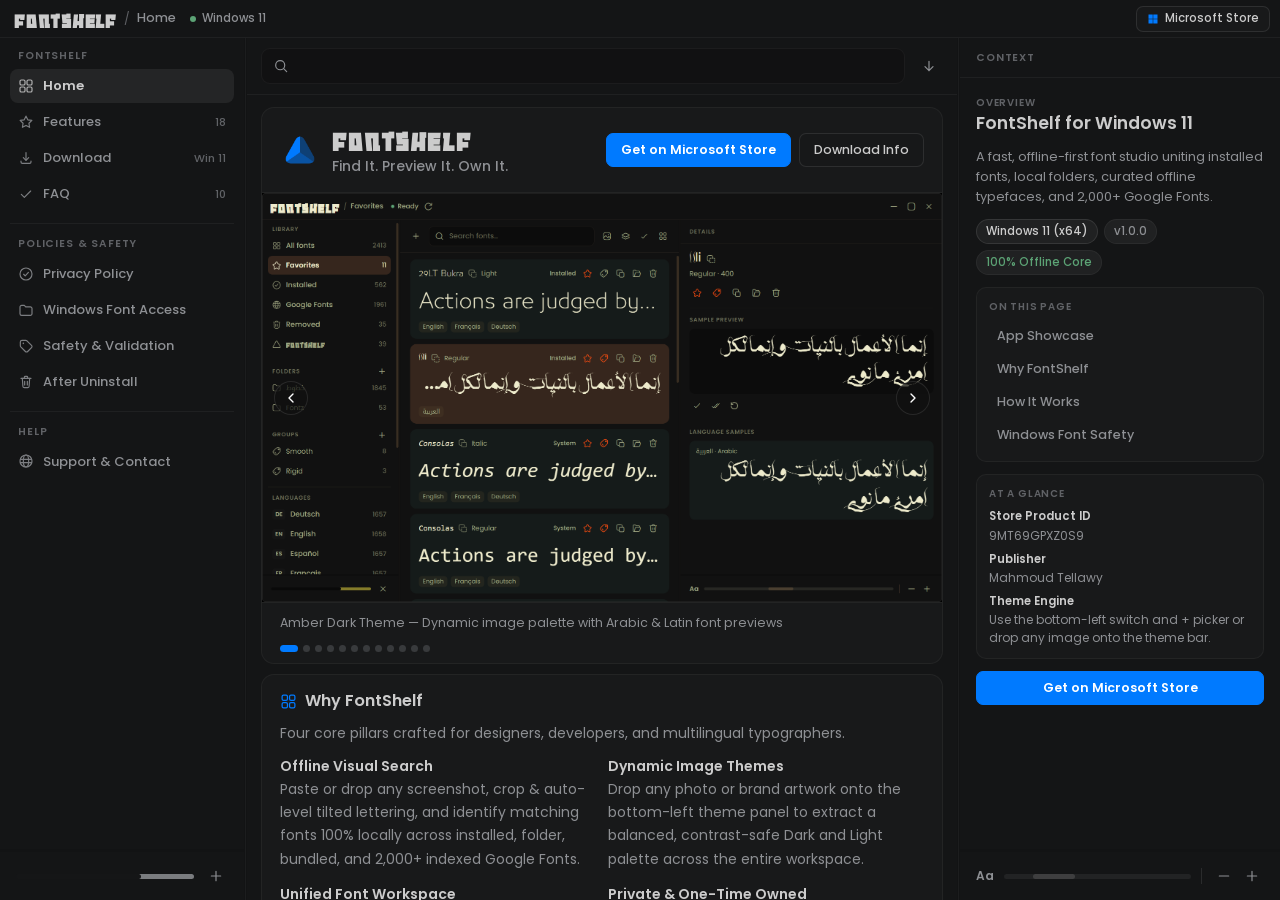
<file: index.html>
<!doctype html>
<html lang="en" dir="ltr">
<head>
  <meta charset="UTF-8">
  <meta name="viewport" content="width=device-width, initial-scale=1.0">
  <meta name="color-scheme" content="dark">
  <meta name="description" content="FontShelf — The fast, offline-first font studio for Windows 11. Browse local, folder, and 2,000+ Google Fonts, identify fonts from any image offline, and generate custom themes from any photo.">
  <title>FontShelf — Find It. Preview It. Own It.</title>
  <link rel="icon" type="image/png" href="assets/FontShelfLogo.png">
  <link rel="stylesheet" href="./site.css">
  <script type="module" src="./site.js"></script>
</head>
<body data-initial-page="home">
  <main class="app-shell" id="app-shell">
    <header class="topbar">
      <div class="brand-block">
        <button class="icon-btn-bare mobile-nav-trigger" id="mobile-sidebar-toggle" type="button" aria-label="Navigation">
          <i class="hgi-stroke hgi-sidebar-left svg-icon" aria-hidden="true"></i>
        </button>

        <div class="brand-copy">
          <a class="brand-name" id="brand-name-link" href="index.html">FontShelf</a>
          <span class="brand-sep">/</span>
          <strong class="breadcrumb-current" id="breadcrumb-current">Home</strong>
        </div>

        <div class="status-cluster">
          <div class="scan-status" aria-live="polite">
            <span class="status-dot"></span>
            <span>Windows 11</span>
          </div>
          <span class="topbar-notification" id="topbar-notification" role="status" aria-live="polite"></span>
        </div>
      </div>

      <div class="top-actions">
        <a class="topbar-store-link" href="https://apps.microsoft.com/detail/9MT69GPXZ0S9" target="_blank" rel="noopener" data-hint="Open FontShelf on Microsoft Store">
          <svg viewBox="0 0 24 24" fill="currentColor" aria-hidden="true"><path d="M3 3h8.5v8.5H3V3zm9.5 0H21v8.5h-8.5V3zM3 12.5h8.5V21H3v-8.5zm9.5 0H21V21h-8.5v-8.5z"/></svg>
          <span>Microsoft Store</span>
        </a>
        <button class="icon-btn-bare mobile-inspector-trigger" id="mobile-inspector-toggle" type="button" aria-label="Context">
          <i class="hgi-stroke hgi-sidebar-right svg-icon" aria-hidden="true"></i>
        </button>
      </div>
    </header>

    <div class="workspace" id="workspace">
      <div class="drawer-backdrop" id="drawer-backdrop" hidden></div>

      <div class="sidebar-column" id="sidebar-panel">
        <aside class="sidebar panel" aria-label="Site navigation">
          <div class="sidebar-scroll">
            <div class="sidebar-scroll-inner">
              <div class="sidebar-section">
                <div class="section-heading">
                  <span class="section-eyebrow">FontShelf</span>
                  <button class="icon-btn-bare drawer-close-btn" id="sidebar-close" type="button" aria-label="Close">
                    <i class="hgi-stroke hgi-cancel-01 svg-icon-sm" aria-hidden="true"></i>
                  </button>
                </div>
                <a class="nav-item active" href="index.html" data-nav-page="home" aria-current="page">
                  <i class="hgi-stroke hgi-dashboard-square-01 nav-svg" aria-hidden="true"></i>
                  <span class="nav-label">Home</span>
                </a>
                <a class="nav-item" href="index.html#features" data-nav-page="features">
                  <i class="hgi-stroke hgi-star nav-svg" aria-hidden="true"></i>
                  <span class="nav-label">Features</span>
                  <span class="nav-count">18</span>
                </a>
                <a class="nav-item" href="download.html" data-nav-page="download">
                  <i class="hgi-stroke hgi-download-04 nav-svg" aria-hidden="true"></i>
                  <span class="nav-label">Download</span>
                  <span class="nav-count">Win 11</span>
                </a>
                <a class="nav-item" href="index.html#faq" data-nav-page="faq">
                  <i class="hgi-stroke hgi-tick-02 nav-svg" aria-hidden="true"></i>
                  <span class="nav-label">FAQ</span>
                  <span class="nav-count">10</span>
                </a>
              </div>

              <div class="sidebar-section">
                <div class="section-heading">
                  <span class="section-eyebrow">Policies &amp; Safety</span>
                </div>
                <a class="nav-item" href="privacy.html" data-nav-page="privacy">
                  <i class="hgi-stroke hgi-checkmark-circle-02 nav-svg" aria-hidden="true"></i>
                  <span class="nav-label">Privacy Policy</span>
                </a>
                <a class="nav-item" href="support.html#font-access" data-nav-page="font-access">
                  <i class="hgi-stroke hgi-folder-01 nav-svg" aria-hidden="true"></i>
                  <span class="nav-label">Windows Font Access</span>
                </a>
                <a class="nav-item" href="support.html#safety" data-nav-page="safety">
                  <i class="hgi-stroke hgi-tag-01 nav-svg" aria-hidden="true"></i>
                  <span class="nav-label">Safety &amp; Validation</span>
                </a>
                <a class="nav-item" href="support.html#uninstall" data-nav-page="uninstall">
                  <i class="hgi-stroke hgi-delete-02 nav-svg" aria-hidden="true"></i>
                  <span class="nav-label">After Uninstall</span>
                </a>
              </div>

              <div class="sidebar-section">
                <div class="section-heading">
                  <span class="section-eyebrow">Help</span>
                </div>
                <a class="nav-item" href="support.html" data-nav-page="support">
                  <i class="hgi-stroke hgi-globe-02 nav-svg" aria-hidden="true"></i>
                  <span class="nav-label">Support &amp; Contact</span>
                </a>
              </div>
            </div>
          </div>
        </aside>

        <section class="theme-panel panel" id="theme-panel" aria-label="Theme settings">
          <input type="file" id="theme-image-input" accept="image/*" hidden>
          <div class="theme-control">
            <div class="bg-switch theme-switch" id="theme-switch" role="switch" aria-checked="false" aria-label="Toggle Dark or Light theme" tabindex="0" data-hint="Toggle Dark / Light theme">
              <div class="bg-switch-rail" aria-hidden="true">
                <span class="bg-switch-track-seg is-left"></span>
                <span class="bg-switch-track-seg is-right"></span>
              </div>
              <div class="bg-switch-thumb"></div>
            </div>
            <button class="icon-btn-bare theme-palette-btn" id="theme-palette-button" type="button" aria-label="Create palette from image" data-hint="Create palette from image">
              <i class="hgi-stroke hgi-add-01 svg-icon-sm" id="theme-palette-icon" aria-hidden="true"></i>
            </button>
          </div>
        </section>
      </div>

      <div class="panel-resizer" id="resizer-left" role="separator" aria-orientation="vertical"></div>

      <section class="library-panel panel" id="library-panel">
        <div class="library-bar">
          <div class="search-box" role="search">
            <i class="hgi-stroke hgi-search-01 search-icon" aria-hidden="true"></i>
            <input id="site-search" type="search" autocomplete="off" spellcheck="false" aria-label="Search">
            <button class="icon-btn-bare search-clear-btn" id="search-clear-button" type="button" aria-label="Clear search" data-hint="Clear search" hidden>
              <svg class="svg-icon-sm" viewBox="0 0 24 24" fill="none" stroke="currentColor" stroke-width="2" stroke-linecap="round" aria-hidden="true"><path d="M18 6L6 18M6 6l12 12"/></svg>
            </button>
          </div>

          <button id="scroll-jump-button" class="view-button icon-btn-bare" type="button" aria-label="Scroll to bottom" data-scroll-dir="bottom" hidden>
            <svg class="svg-icon" viewBox="0 0 24 24" fill="none" stroke="currentColor" stroke-width="1.8" stroke-linecap="round" stroke-linejoin="round" aria-hidden="true">
              <path id="scroll-jump-icon-path" d="M12 5v14M18 13l-6 6-6-6"/>
            </svg>
          </button>
        </div>

        <div class="content-scroll" id="content-scroll">
          <div class="content-stack" id="page-content">
            <article class="web-card">
              <h1 class="web-card-title">FontShelf — Find It. Preview It. Own It.</h1>
              <p>FontShelf is a fast, offline-first font studio for Windows 11. Browse installed fonts, unlimited local folders, 39 offline bundled fonts, and 2,000+ Google Fonts—with offline visual font identification and dynamic image-extracted themes.</p>
              <div class="hero-actions">
                <a class="btn btn-primary" href="https://apps.microsoft.com/detail/9MT69GPXZ0S9" target="_blank" rel="noopener">Get on Microsoft Store</a>
                <a class="btn" href="download.html">Download</a>
                <a class="btn" href="privacy.html">Privacy Policy</a>
                <a class="btn" href="support.html">Support</a>
              </div>
            </article>
          </div>
        </div>
      </section>

      <div class="panel-resizer" id="resizer-right" role="separator" aria-orientation="vertical"></div>

      <aside class="inspector-column" id="inspector-panel">
        <section class="inspector panel" aria-label="Page context">
          <div class="inspector-topline">
            <span class="section-eyebrow">CONTEXT</span>
            <button class="icon-btn-bare inspector-close" id="inspector-close" type="button" aria-label="Close">
              <i class="hgi-stroke hgi-cancel-01 svg-icon-sm" aria-hidden="true"></i>
            </button>
          </div>
          <div class="inspector-content">
            <div class="inspector-content-inner" id="context-inner">
              <div>
                <span class="ctx-block-label">OVERVIEW</span>
                <h2 class="ctx-title">FontShelf for Windows 11</h2>
              </div>
              <p class="ctx-lead">Offline-first native font studio. Store ID: 9MT69GPXZ0S9. Publisher: Mahmoud Tellawy (MTellawy@Gmail.com).</p>
            </div>
          </div>
        </section>

        <section class="size-slider-panel panel" id="size-slider-panel" aria-label="Text size and zoom">
          <label class="size-control" for="size-slider" data-hint="Adjust text size">
            <span class="size-glyph">Aa</span>
            <input id="size-slider" class="size-slider" type="range" min="12" max="22" step="0.5" value="14" aria-label="Text size">
          </label>
          <span class="size-panel-sep" aria-hidden="true"></span>
          <div class="window-zoom-controls" aria-label="Interface zoom">
            <button class="icon-btn-bare zoom-btn" id="zoom-out-button" type="button" aria-label="Zoom out" data-hint="Zoom out">
              <i class="hgi-stroke hgi-minus-sign svg-icon-sm" aria-hidden="true"></i>
            </button>
            <button class="icon-btn-bare zoom-btn" id="zoom-in-button" type="button" aria-label="Zoom in" data-hint="Zoom in">
              <i class="hgi-stroke hgi-add-01 svg-icon-sm" aria-hidden="true"></i>
            </button>
          </div>
        </section>
      </aside>
    </div>
  </main>
</body>
</html>
</file>
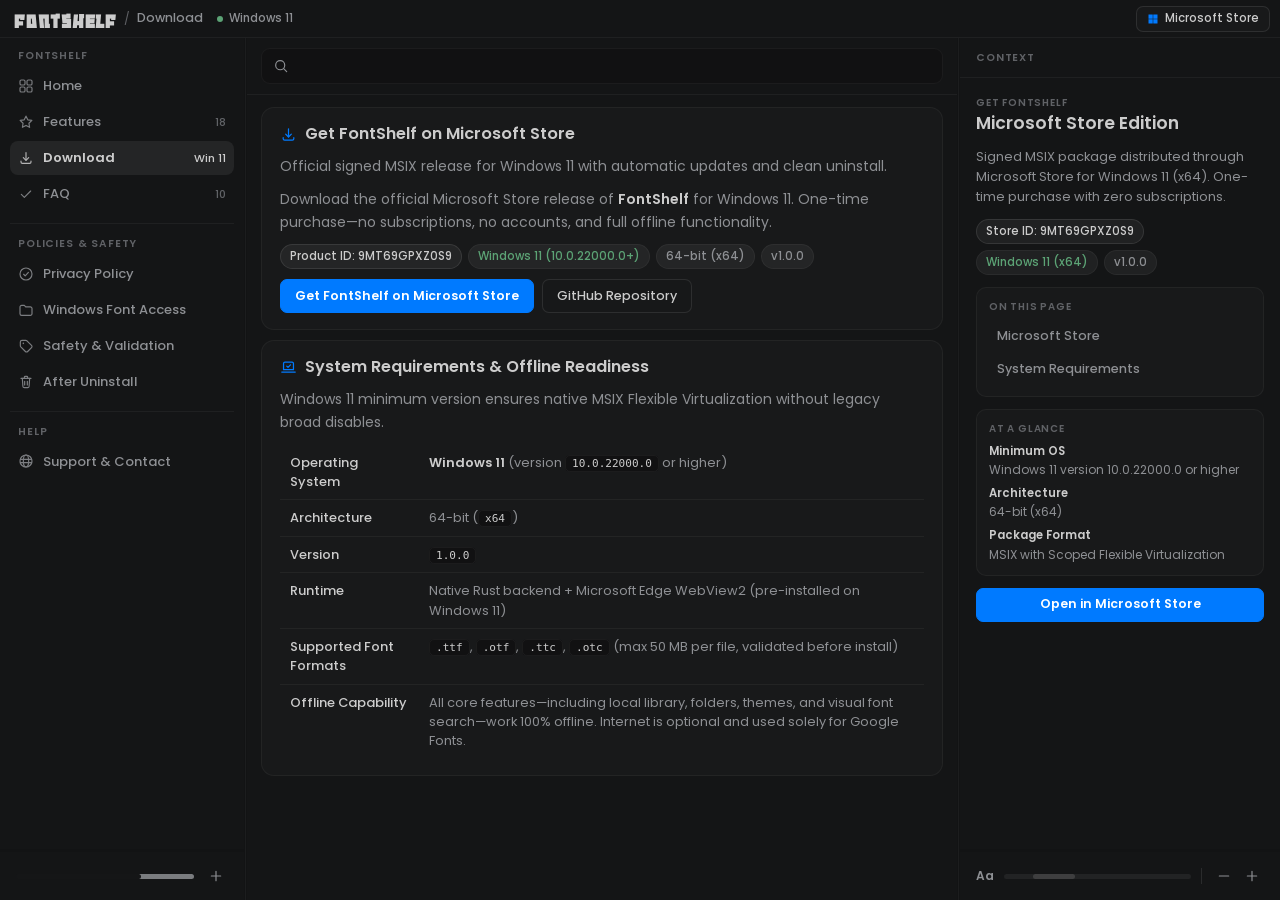
<file: download.html>
<!doctype html>
<html lang="en" dir="ltr">
<head>
  <meta charset="UTF-8">
  <meta name="viewport" content="width=device-width, initial-scale=1.0">
  <meta name="color-scheme" content="dark">
  <meta name="description" content="Download FontShelf v1.0.0 for Windows 11 (x64) on the Microsoft Store (Product ID: 9MT69GPXZ0S9). One-time purchase, offline-first, zero tracking.">
  <title>FontShelf — Download for Windows 11</title>
  <link rel="icon" type="image/png" href="assets/FontShelfLogo.png">
  <link rel="stylesheet" href="./site.css">
  <script type="module" src="./site.js"></script>
</head>
<body data-initial-page="download">
  <main class="app-shell" id="app-shell">
    <header class="topbar">
      <div class="brand-block">
        <button class="icon-btn-bare mobile-nav-trigger" id="mobile-sidebar-toggle" type="button" aria-label="Navigation">
          <i class="hgi-stroke hgi-sidebar-left svg-icon" aria-hidden="true"></i>
        </button>

        <div class="brand-copy">
          <a class="brand-name" id="brand-name-link" href="index.html">FontShelf</a>
          <span class="brand-sep">/</span>
          <strong class="breadcrumb-current" id="breadcrumb-current">Download</strong>
        </div>

        <div class="status-cluster">
          <div class="scan-status" aria-live="polite">
            <span class="status-dot"></span>
            <span>Windows 11</span>
          </div>
          <span class="topbar-notification" id="topbar-notification" role="status" aria-live="polite"></span>
        </div>
      </div>

      <div class="top-actions">
        <a class="topbar-store-link" href="https://apps.microsoft.com/detail/9MT69GPXZ0S9" target="_blank" rel="noopener" data-hint="Open FontShelf on Microsoft Store">
          <svg viewBox="0 0 24 24" fill="currentColor" aria-hidden="true"><path d="M3 3h8.5v8.5H3V3zm9.5 0H21v8.5h-8.5V3zM3 12.5h8.5V21H3v-8.5zm9.5 0H21V21h-8.5v-8.5z"/></svg>
          <span>Microsoft Store</span>
        </a>
        <button class="icon-btn-bare mobile-inspector-trigger" id="mobile-inspector-toggle" type="button" aria-label="Context">
          <i class="hgi-stroke hgi-sidebar-right svg-icon" aria-hidden="true"></i>
        </button>
      </div>
    </header>

    <div class="workspace" id="workspace">
      <div class="drawer-backdrop" id="drawer-backdrop" hidden></div>

      <div class="sidebar-column" id="sidebar-panel">
        <aside class="sidebar panel" aria-label="Site navigation">
          <div class="sidebar-scroll">
            <div class="sidebar-scroll-inner">
              <div class="sidebar-section">
                <div class="section-heading">
                  <span class="section-eyebrow">FontShelf</span>
                  <button class="icon-btn-bare drawer-close-btn" id="sidebar-close" type="button" aria-label="Close">
                    <i class="hgi-stroke hgi-cancel-01 svg-icon-sm" aria-hidden="true"></i>
                  </button>
                </div>
                <a class="nav-item" href="index.html" data-nav-page="home">
                  <i class="hgi-stroke hgi-dashboard-square-01 nav-svg" aria-hidden="true"></i>
                  <span class="nav-label">Home</span>
                </a>
                <a class="nav-item" href="index.html#features" data-nav-page="features">
                  <i class="hgi-stroke hgi-star nav-svg" aria-hidden="true"></i>
                  <span class="nav-label">Features</span>
                  <span class="nav-count">18</span>
                </a>
                <a class="nav-item active" href="download.html" data-nav-page="download" aria-current="page">
                  <i class="hgi-stroke hgi-download-04 nav-svg" aria-hidden="true"></i>
                  <span class="nav-label">Download</span>
                  <span class="nav-count">Win 11</span>
                </a>
                <a class="nav-item" href="index.html#faq" data-nav-page="faq">
                  <i class="hgi-stroke hgi-tick-02 nav-svg" aria-hidden="true"></i>
                  <span class="nav-label">FAQ</span>
                  <span class="nav-count">10</span>
                </a>
              </div>

              <div class="sidebar-section">
                <div class="section-heading">
                  <span class="section-eyebrow">Policies &amp; Safety</span>
                </div>
                <a class="nav-item" href="privacy.html" data-nav-page="privacy">
                  <i class="hgi-stroke hgi-checkmark-circle-02 nav-svg" aria-hidden="true"></i>
                  <span class="nav-label">Privacy Policy</span>
                </a>
                <a class="nav-item" href="support.html#font-access" data-nav-page="font-access">
                  <i class="hgi-stroke hgi-folder-01 nav-svg" aria-hidden="true"></i>
                  <span class="nav-label">Windows Font Access</span>
                </a>
                <a class="nav-item" href="support.html#safety" data-nav-page="safety">
                  <i class="hgi-stroke hgi-tag-01 nav-svg" aria-hidden="true"></i>
                  <span class="nav-label">Safety &amp; Validation</span>
                </a>
                <a class="nav-item" href="support.html#uninstall" data-nav-page="uninstall">
                  <i class="hgi-stroke hgi-delete-02 nav-svg" aria-hidden="true"></i>
                  <span class="nav-label">After Uninstall</span>
                </a>
              </div>

              <div class="sidebar-section">
                <div class="section-heading">
                  <span class="section-eyebrow">Help</span>
                </div>
                <a class="nav-item" href="support.html" data-nav-page="support">
                  <i class="hgi-stroke hgi-globe-02 nav-svg" aria-hidden="true"></i>
                  <span class="nav-label">Support &amp; Contact</span>
                </a>
              </div>
            </div>
          </div>
        </aside>

        <section class="theme-panel panel" id="theme-panel" aria-label="Theme settings">
          <input type="file" id="theme-image-input" accept="image/*" hidden>
          <div class="theme-control">
            <div class="bg-switch theme-switch" id="theme-switch" role="switch" aria-checked="false" aria-label="Toggle Dark or Light theme" tabindex="0" data-hint="Toggle Dark / Light theme">
              <div class="bg-switch-rail" aria-hidden="true">
                <span class="bg-switch-track-seg is-left"></span>
                <span class="bg-switch-track-seg is-right"></span>
              </div>
              <div class="bg-switch-thumb"></div>
            </div>
            <button class="icon-btn-bare theme-palette-btn" id="theme-palette-button" type="button" aria-label="Create palette from image" data-hint="Create palette from image">
              <i class="hgi-stroke hgi-add-01 svg-icon-sm" id="theme-palette-icon" aria-hidden="true"></i>
            </button>
          </div>
        </section>
      </div>

      <div class="panel-resizer" id="resizer-left" role="separator" aria-orientation="vertical"></div>

      <section class="library-panel panel" id="library-panel">
        <div class="library-bar">
          <div class="search-box" role="search">
            <i class="hgi-stroke hgi-search-01 search-icon" aria-hidden="true"></i>
            <input id="site-search" type="search" autocomplete="off" spellcheck="false" aria-label="Search">
            <button class="icon-btn-bare search-clear-btn" id="search-clear-button" type="button" aria-label="Clear search" data-hint="Clear search" hidden>
              <svg class="svg-icon-sm" viewBox="0 0 24 24" fill="none" stroke="currentColor" stroke-width="2" stroke-linecap="round" aria-hidden="true"><path d="M18 6L6 18M6 6l12 12"/></svg>
            </button>
          </div>

          <button id="scroll-jump-button" class="view-button icon-btn-bare" type="button" aria-label="Scroll to bottom" data-scroll-dir="bottom" hidden>
            <svg class="svg-icon" viewBox="0 0 24 24" fill="none" stroke="currentColor" stroke-width="1.8" stroke-linecap="round" stroke-linejoin="round" aria-hidden="true">
              <path id="scroll-jump-icon-path" d="M12 5v14M18 13l-6 6-6-6"/>
            </svg>
          </button>
        </div>

        <div class="content-scroll" id="content-scroll">
          <div class="content-stack" id="page-content">
            <article class="web-card">
              <h1 class="web-card-title">Get FontShelf on Microsoft Store</h1>
              <p>Download the official signed MSIX release of FontShelf v1.0.0 for Windows 11 (version 10.0.22000.0 or higher, 64-bit x64). Product ID: <code>9MT69GPXZ0S9</code>. One-time purchase with zero subscriptions and 100% offline core functionality.</p>
              <div class="hero-actions">
                <a class="btn btn-primary" href="https://apps.microsoft.com/detail/9MT69GPXZ0S9" target="_blank" rel="noopener">Get FontShelf on Microsoft Store</a>
                <a class="btn" href="https://github.com/Tellawy/FontShelf" target="_blank" rel="noopener">GitHub Repository</a>
              </div>
            </article>
            <article class="web-card">
              <h2 class="web-card-title">System Requirements</h2>
              <ul class="web-list">
                <li><strong>Operating System:</strong> Windows 11 (version <code>10.0.22000.0</code> or higher)</li>
                <li><strong>Architecture:</strong> 64-bit (<code>x64</code>)</li>
                <li><strong>Version:</strong> <code>1.0.0</code></li>
                <li><strong>Supported Font Formats:</strong> <code>.ttf</code>, <code>.otf</code>, <code>.ttc</code>, <code>.otc</code></li>
              </ul>
            </article>
          </div>
        </div>
      </section>

      <div class="panel-resizer" id="resizer-right" role="separator" aria-orientation="vertical"></div>

      <aside class="inspector-column" id="inspector-panel">
        <section class="inspector panel" aria-label="Page context">
          <div class="inspector-topline">
            <span class="section-eyebrow">CONTEXT</span>
            <button class="icon-btn-bare inspector-close" id="inspector-close" type="button" aria-label="Close">
              <i class="hgi-stroke hgi-cancel-01 svg-icon-sm" aria-hidden="true"></i>
            </button>
          </div>
          <div class="inspector-content">
            <div class="inspector-content-inner" id="context-inner">
              <div>
                <span class="ctx-block-label">GET FONTSHELF</span>
                <h2 class="ctx-title">Microsoft Store Edition</h2>
              </div>
              <p class="ctx-lead">Windows 11 (10.0.22000.0+) x64 · Product ID 9MT69GPXZ0S9 · Version 1.0.0.</p>
            </div>
          </div>
        </section>

        <section class="size-slider-panel panel" id="size-slider-panel" aria-label="Text size and zoom">
          <label class="size-control" for="size-slider" data-hint="Adjust text size">
            <span class="size-glyph">Aa</span>
            <input id="size-slider" class="size-slider" type="range" min="12" max="22" step="0.5" value="14" aria-label="Text size">
          </label>
          <span class="size-panel-sep" aria-hidden="true"></span>
          <div class="window-zoom-controls" aria-label="Interface zoom">
            <button class="icon-btn-bare zoom-btn" id="zoom-out-button" type="button" aria-label="Zoom out" data-hint="Zoom out">
              <i class="hgi-stroke hgi-minus-sign svg-icon-sm" aria-hidden="true"></i>
            </button>
            <button class="icon-btn-bare zoom-btn" id="zoom-in-button" type="button" aria-label="Zoom in" data-hint="Zoom in">
              <i class="hgi-stroke hgi-add-01 svg-icon-sm" aria-hidden="true"></i>
            </button>
          </div>
        </section>
      </aside>
    </div>
  </main>
</body>
</html>
</file>
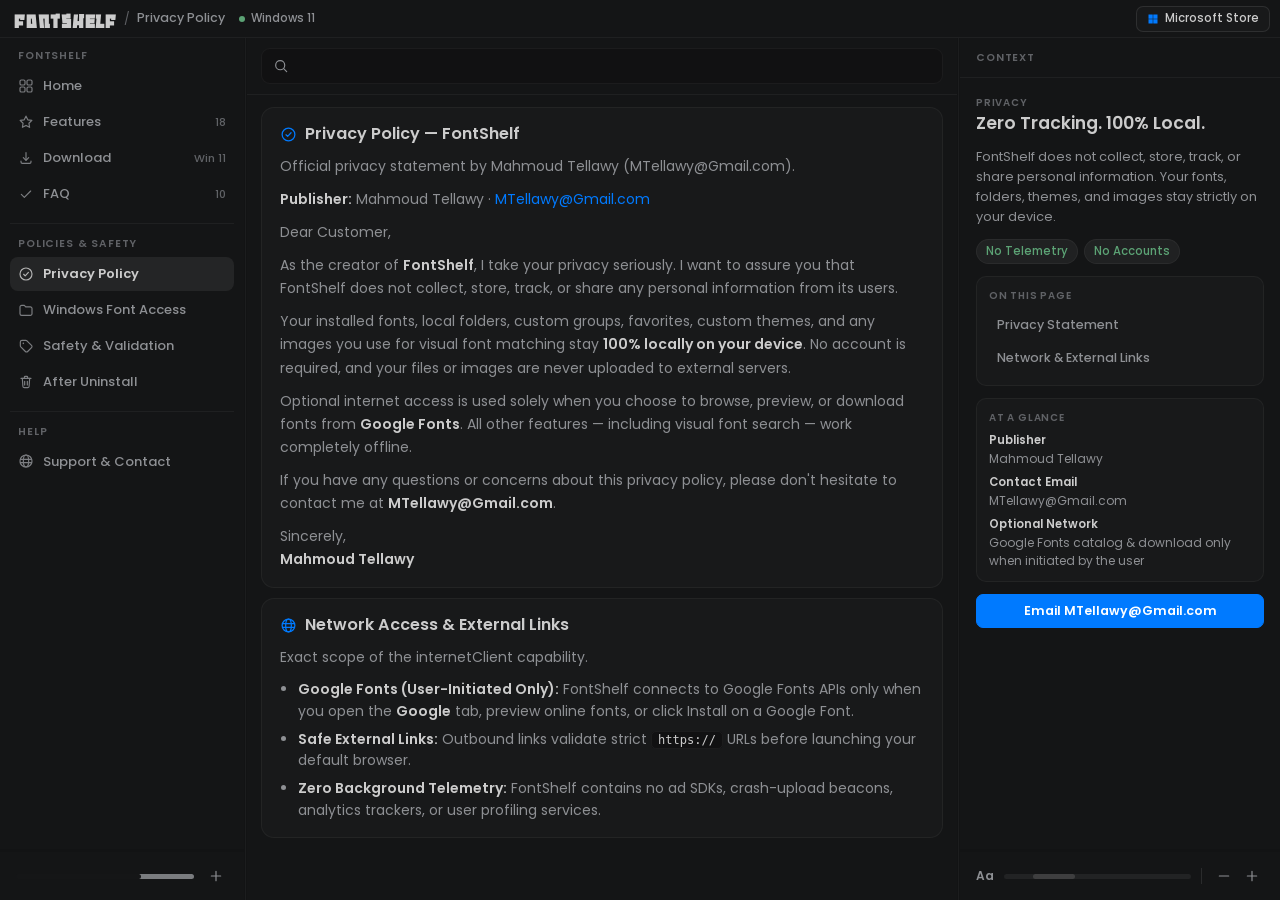
<file: privacy.html>
<!doctype html>
<html lang="en" dir="ltr">
<head>
  <meta charset="UTF-8">
  <meta name="viewport" content="width=device-width, initial-scale=1.0">
  <meta name="color-scheme" content="dark">
  <meta name="description" content="FontShelf Privacy Policy — Zero tracking, zero accounts, 100% local font library and offline visual font search by Mahmoud Tellawy.">
  <title>FontShelf — Privacy Policy</title>
  <link rel="icon" type="image/png" href="assets/FontShelfLogo.png">
  <link rel="stylesheet" href="./site.css">
  <script type="module" src="./site.js"></script>
</head>
<body data-initial-page="privacy">
  <main class="app-shell" id="app-shell">
    <header class="topbar">
      <div class="brand-block">
        <button class="icon-btn-bare mobile-nav-trigger" id="mobile-sidebar-toggle" type="button" aria-label="Navigation">
          <i class="hgi-stroke hgi-sidebar-left svg-icon" aria-hidden="true"></i>
        </button>

        <div class="brand-copy">
          <a class="brand-name" id="brand-name-link" href="index.html">FontShelf</a>
          <span class="brand-sep">/</span>
          <strong class="breadcrumb-current" id="breadcrumb-current">Privacy Policy</strong>
        </div>

        <div class="status-cluster">
          <div class="scan-status" aria-live="polite">
            <span class="status-dot"></span>
            <span>Windows 11</span>
          </div>
          <span class="topbar-notification" id="topbar-notification" role="status" aria-live="polite"></span>
        </div>
      </div>

      <div class="top-actions">
        <a class="topbar-store-link" href="https://apps.microsoft.com/detail/9MT69GPXZ0S9" target="_blank" rel="noopener" data-hint="Open FontShelf on Microsoft Store">
          <svg viewBox="0 0 24 24" fill="currentColor" aria-hidden="true"><path d="M3 3h8.5v8.5H3V3zm9.5 0H21v8.5h-8.5V3zM3 12.5h8.5V21H3v-8.5zm9.5 0H21V21h-8.5v-8.5z"/></svg>
          <span>Microsoft Store</span>
        </a>
        <button class="icon-btn-bare mobile-inspector-trigger" id="mobile-inspector-toggle" type="button" aria-label="Context">
          <i class="hgi-stroke hgi-sidebar-right svg-icon" aria-hidden="true"></i>
        </button>
      </div>
    </header>

    <div class="workspace" id="workspace">
      <div class="drawer-backdrop" id="drawer-backdrop" hidden></div>

      <div class="sidebar-column" id="sidebar-panel">
        <aside class="sidebar panel" aria-label="Site navigation">
          <div class="sidebar-scroll">
            <div class="sidebar-scroll-inner">
              <div class="sidebar-section">
                <div class="section-heading">
                  <span class="section-eyebrow">FontShelf</span>
                  <button class="icon-btn-bare drawer-close-btn" id="sidebar-close" type="button" aria-label="Close">
                    <i class="hgi-stroke hgi-cancel-01 svg-icon-sm" aria-hidden="true"></i>
                  </button>
                </div>
                <a class="nav-item" href="index.html" data-nav-page="home">
                  <i class="hgi-stroke hgi-dashboard-square-01 nav-svg" aria-hidden="true"></i>
                  <span class="nav-label">Home</span>
                </a>
                <a class="nav-item" href="index.html#features" data-nav-page="features">
                  <i class="hgi-stroke hgi-star nav-svg" aria-hidden="true"></i>
                  <span class="nav-label">Features</span>
                  <span class="nav-count">18</span>
                </a>
                <a class="nav-item" href="download.html" data-nav-page="download">
                  <i class="hgi-stroke hgi-download-04 nav-svg" aria-hidden="true"></i>
                  <span class="nav-label">Download</span>
                  <span class="nav-count">Win 11</span>
                </a>
                <a class="nav-item" href="index.html#faq" data-nav-page="faq">
                  <i class="hgi-stroke hgi-tick-02 nav-svg" aria-hidden="true"></i>
                  <span class="nav-label">FAQ</span>
                  <span class="nav-count">10</span>
                </a>
              </div>

              <div class="sidebar-section">
                <div class="section-heading">
                  <span class="section-eyebrow">Policies &amp; Safety</span>
                </div>
                <a class="nav-item active" href="privacy.html" data-nav-page="privacy" aria-current="page">
                  <i class="hgi-stroke hgi-checkmark-circle-02 nav-svg" aria-hidden="true"></i>
                  <span class="nav-label">Privacy Policy</span>
                </a>
                <a class="nav-item" href="support.html#font-access" data-nav-page="font-access">
                  <i class="hgi-stroke hgi-folder-01 nav-svg" aria-hidden="true"></i>
                  <span class="nav-label">Windows Font Access</span>
                </a>
                <a class="nav-item" href="support.html#safety" data-nav-page="safety">
                  <i class="hgi-stroke hgi-tag-01 nav-svg" aria-hidden="true"></i>
                  <span class="nav-label">Safety &amp; Validation</span>
                </a>
                <a class="nav-item" href="support.html#uninstall" data-nav-page="uninstall">
                  <i class="hgi-stroke hgi-delete-02 nav-svg" aria-hidden="true"></i>
                  <span class="nav-label">After Uninstall</span>
                </a>
              </div>

              <div class="sidebar-section">
                <div class="section-heading">
                  <span class="section-eyebrow">Help</span>
                </div>
                <a class="nav-item" href="support.html" data-nav-page="support">
                  <i class="hgi-stroke hgi-globe-02 nav-svg" aria-hidden="true"></i>
                  <span class="nav-label">Support &amp; Contact</span>
                </a>
              </div>
            </div>
          </div>
        </aside>

        <section class="theme-panel panel" id="theme-panel" aria-label="Theme settings">
          <input type="file" id="theme-image-input" accept="image/*" hidden>
          <div class="theme-control">
            <div class="bg-switch theme-switch" id="theme-switch" role="switch" aria-checked="false" aria-label="Toggle Dark or Light theme" tabindex="0" data-hint="Toggle Dark / Light theme">
              <div class="bg-switch-rail" aria-hidden="true">
                <span class="bg-switch-track-seg is-left"></span>
                <span class="bg-switch-track-seg is-right"></span>
              </div>
              <div class="bg-switch-thumb"></div>
            </div>
            <button class="icon-btn-bare theme-palette-btn" id="theme-palette-button" type="button" aria-label="Create palette from image" data-hint="Create palette from image">
              <i class="hgi-stroke hgi-add-01 svg-icon-sm" id="theme-palette-icon" aria-hidden="true"></i>
            </button>
          </div>
        </section>
      </div>

      <div class="panel-resizer" id="resizer-left" role="separator" aria-orientation="vertical"></div>

      <section class="library-panel panel" id="library-panel">
        <div class="library-bar">
          <div class="search-box" role="search">
            <i class="hgi-stroke hgi-search-01 search-icon" aria-hidden="true"></i>
            <input id="site-search" type="search" autocomplete="off" spellcheck="false" aria-label="Search">
            <button class="icon-btn-bare search-clear-btn" id="search-clear-button" type="button" aria-label="Clear search" data-hint="Clear search" hidden>
              <svg class="svg-icon-sm" viewBox="0 0 24 24" fill="none" stroke="currentColor" stroke-width="2" stroke-linecap="round" aria-hidden="true"><path d="M18 6L6 18M6 6l12 12"/></svg>
            </button>
          </div>

          <button id="scroll-jump-button" class="view-button icon-btn-bare" type="button" aria-label="Scroll to bottom" data-scroll-dir="bottom" hidden>
            <svg class="svg-icon" viewBox="0 0 24 24" fill="none" stroke="currentColor" stroke-width="1.8" stroke-linecap="round" stroke-linejoin="round" aria-hidden="true">
              <path id="scroll-jump-icon-path" d="M12 5v14M18 13l-6 6-6-6"/>
            </svg>
          </button>
        </div>

        <div class="content-scroll" id="content-scroll">
          <div class="content-stack" id="page-content">
            <article class="web-card">
              <h1 class="web-card-title">Privacy Policy — FontShelf</h1>
              <p><strong>Publisher:</strong> Mahmoud Tellawy · <a href="mailto:MTellawy@Gmail.com">MTellawy@Gmail.com</a></p>
              <p>Dear Customer,</p>
              <p>As the creator of <strong>FontShelf</strong>, I take your privacy seriously. I want to assure you that FontShelf does not collect, store, track, or share any personal information from its users.</p>
              <p>Your installed fonts, local folders, custom groups, favorites, custom themes, and any images you use for visual font matching stay <strong>100% locally on your device</strong>. No account is required, and your files or images are never uploaded to external servers.</p>
              <p>Optional internet access is used solely when you choose to browse, preview, or download fonts from <strong>Google Fonts</strong>. All other features — including visual font search — work completely offline.</p>
              <p>If you have any questions or concerns about this privacy policy, please don't hesitate to contact me at <a href="mailto:MTellawy@Gmail.com"><strong>MTellawy@Gmail.com</strong></a>.</p>
              <p>Sincerely,<br><strong>Mahmoud Tellawy</strong></p>
            </article>
          </div>
        </div>
      </section>

      <div class="panel-resizer" id="resizer-right" role="separator" aria-orientation="vertical"></div>

      <aside class="inspector-column" id="inspector-panel">
        <section class="inspector panel" aria-label="Page context">
          <div class="inspector-topline">
            <span class="section-eyebrow">CONTEXT</span>
            <button class="icon-btn-bare inspector-close" id="inspector-close" type="button" aria-label="Close">
              <i class="hgi-stroke hgi-cancel-01 svg-icon-sm" aria-hidden="true"></i>
            </button>
          </div>
          <div class="inspector-content">
            <div class="inspector-content-inner" id="context-inner">
              <div>
                <span class="ctx-block-label">PRIVACY</span>
                <h2 class="ctx-title">Zero Tracking. 100% Local.</h2>
              </div>
              <p class="ctx-lead">No accounts, no analytics, no uploads. Contact Mahmoud Tellawy at MTellawy@Gmail.com.</p>
            </div>
          </div>
        </section>

        <section class="size-slider-panel panel" id="size-slider-panel" aria-label="Text size and zoom">
          <label class="size-control" for="size-slider" data-hint="Adjust text size">
            <span class="size-glyph">Aa</span>
            <input id="size-slider" class="size-slider" type="range" min="12" max="22" step="0.5" value="14" aria-label="Text size">
          </label>
          <span class="size-panel-sep" aria-hidden="true"></span>
          <div class="window-zoom-controls" aria-label="Interface zoom">
            <button class="icon-btn-bare zoom-btn" id="zoom-out-button" type="button" aria-label="Zoom out" data-hint="Zoom out">
              <i class="hgi-stroke hgi-minus-sign svg-icon-sm" aria-hidden="true"></i>
            </button>
            <button class="icon-btn-bare zoom-btn" id="zoom-in-button" type="button" aria-label="Zoom in" data-hint="Zoom in">
              <i class="hgi-stroke hgi-add-01 svg-icon-sm" aria-hidden="true"></i>
            </button>
          </div>
        </section>
      </aside>
    </div>
  </main>
</body>
</html>
</file>
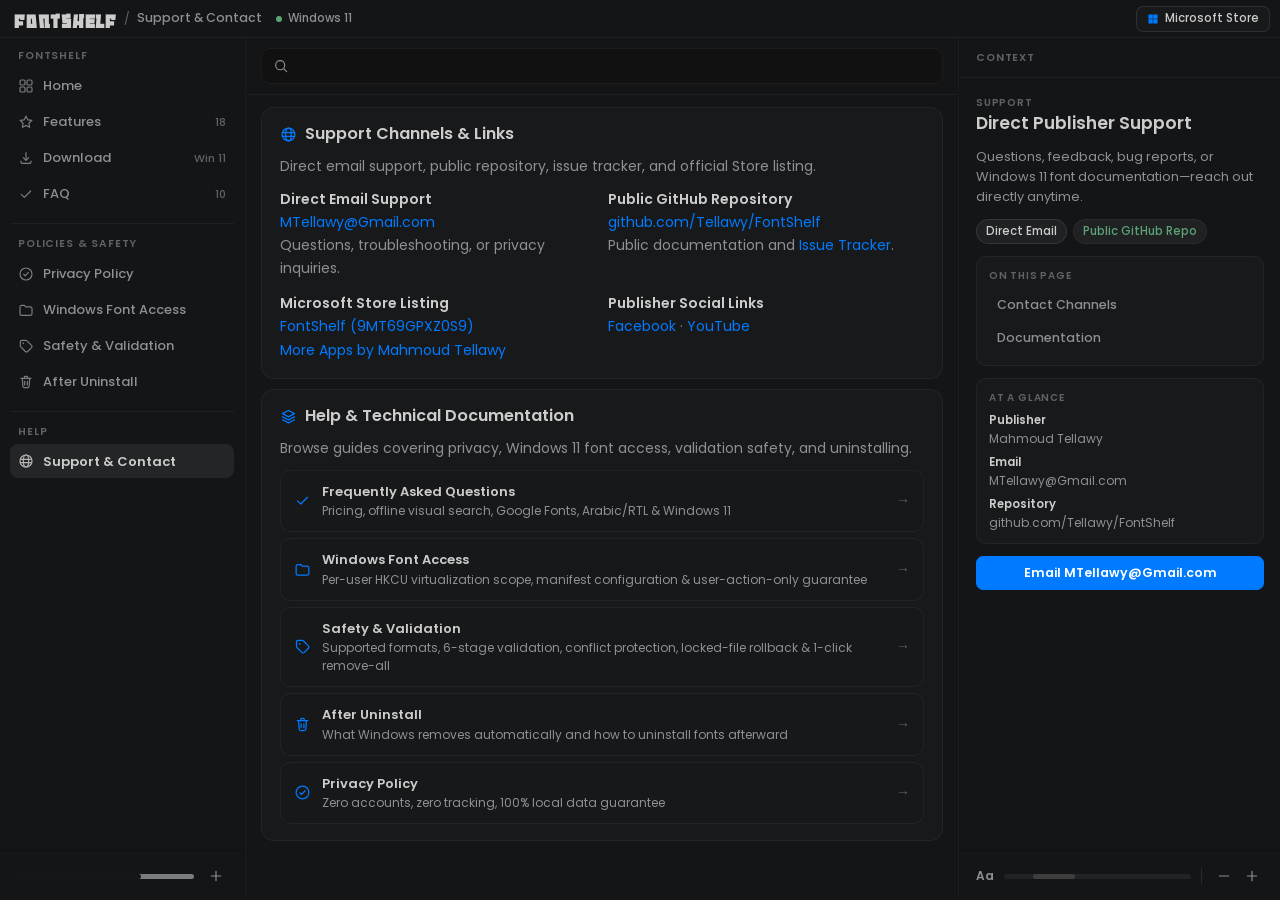
<file: support.html>
<!doctype html>
<html lang="en" dir="ltr">
<head>
  <meta charset="UTF-8">
  <meta name="viewport" content="width=device-width, initial-scale=1.0">
  <meta name="color-scheme" content="dark">
  <meta name="description" content="FontShelf Support, Contact, Windows 11 Per-User Font Access, Safety & Validation, and Post-Uninstall Removal Guide.">
  <title>FontShelf — Support &amp; Contact</title>
  <link rel="icon" type="image/png" href="assets/FontShelfLogo.png">
  <link rel="stylesheet" href="./site.css">
  <script type="module" src="./site.js"></script>
</head>
<body data-initial-page="support">
  <main class="app-shell" id="app-shell">
    <header class="topbar">
      <div class="brand-block">
        <button class="icon-btn-bare mobile-nav-trigger" id="mobile-sidebar-toggle" type="button" aria-label="Navigation">
          <i class="hgi-stroke hgi-sidebar-left svg-icon" aria-hidden="true"></i>
        </button>

        <div class="brand-copy">
          <a class="brand-name" id="brand-name-link" href="index.html">FontShelf</a>
          <span class="brand-sep">/</span>
          <strong class="breadcrumb-current" id="breadcrumb-current">Support &amp; Contact</strong>
        </div>

        <div class="status-cluster">
          <div class="scan-status" aria-live="polite">
            <span class="status-dot"></span>
            <span>Windows 11</span>
          </div>
          <span class="topbar-notification" id="topbar-notification" role="status" aria-live="polite"></span>
        </div>
      </div>

      <div class="top-actions">
        <a class="topbar-store-link" href="https://apps.microsoft.com/detail/9MT69GPXZ0S9" target="_blank" rel="noopener" data-hint="Open FontShelf on Microsoft Store">
          <svg viewBox="0 0 24 24" fill="currentColor" aria-hidden="true"><path d="M3 3h8.5v8.5H3V3zm9.5 0H21v8.5h-8.5V3zM3 12.5h8.5V21H3v-8.5zm9.5 0H21V21h-8.5v-8.5z"/></svg>
          <span>Microsoft Store</span>
        </a>
        <button class="icon-btn-bare mobile-inspector-trigger" id="mobile-inspector-toggle" type="button" aria-label="Context">
          <i class="hgi-stroke hgi-sidebar-right svg-icon" aria-hidden="true"></i>
        </button>
      </div>
    </header>

    <div class="workspace" id="workspace">
      <div class="drawer-backdrop" id="drawer-backdrop" hidden></div>

      <div class="sidebar-column" id="sidebar-panel">
        <aside class="sidebar panel" aria-label="Site navigation">
          <div class="sidebar-scroll">
            <div class="sidebar-scroll-inner">
              <div class="sidebar-section">
                <div class="section-heading">
                  <span class="section-eyebrow">FontShelf</span>
                  <button class="icon-btn-bare drawer-close-btn" id="sidebar-close" type="button" aria-label="Close">
                    <i class="hgi-stroke hgi-cancel-01 svg-icon-sm" aria-hidden="true"></i>
                  </button>
                </div>
                <a class="nav-item" href="index.html" data-nav-page="home">
                  <i class="hgi-stroke hgi-dashboard-square-01 nav-svg" aria-hidden="true"></i>
                  <span class="nav-label">Home</span>
                </a>
                <a class="nav-item" href="index.html#features" data-nav-page="features">
                  <i class="hgi-stroke hgi-star nav-svg" aria-hidden="true"></i>
                  <span class="nav-label">Features</span>
                  <span class="nav-count">18</span>
                </a>
                <a class="nav-item" href="download.html" data-nav-page="download">
                  <i class="hgi-stroke hgi-download-04 nav-svg" aria-hidden="true"></i>
                  <span class="nav-label">Download</span>
                  <span class="nav-count">Win 11</span>
                </a>
                <a class="nav-item" href="index.html#faq" data-nav-page="faq">
                  <i class="hgi-stroke hgi-tick-02 nav-svg" aria-hidden="true"></i>
                  <span class="nav-label">FAQ</span>
                  <span class="nav-count">10</span>
                </a>
              </div>

              <div class="sidebar-section">
                <div class="section-heading">
                  <span class="section-eyebrow">Policies &amp; Safety</span>
                </div>
                <a class="nav-item" href="privacy.html" data-nav-page="privacy">
                  <i class="hgi-stroke hgi-checkmark-circle-02 nav-svg" aria-hidden="true"></i>
                  <span class="nav-label">Privacy Policy</span>
                </a>
                <a class="nav-item" href="support.html#font-access" data-nav-page="font-access">
                  <i class="hgi-stroke hgi-folder-01 nav-svg" aria-hidden="true"></i>
                  <span class="nav-label">Windows Font Access</span>
                </a>
                <a class="nav-item" href="support.html#safety" data-nav-page="safety">
                  <i class="hgi-stroke hgi-tag-01 nav-svg" aria-hidden="true"></i>
                  <span class="nav-label">Safety &amp; Validation</span>
                </a>
                <a class="nav-item" href="support.html#uninstall" data-nav-page="uninstall">
                  <i class="hgi-stroke hgi-delete-02 nav-svg" aria-hidden="true"></i>
                  <span class="nav-label">After Uninstall</span>
                </a>
              </div>

              <div class="sidebar-section">
                <div class="section-heading">
                  <span class="section-eyebrow">Help</span>
                </div>
                <a class="nav-item active" href="support.html" data-nav-page="support" aria-current="page">
                  <i class="hgi-stroke hgi-globe-02 nav-svg" aria-hidden="true"></i>
                  <span class="nav-label">Support &amp; Contact</span>
                </a>
              </div>
            </div>
          </div>
        </aside>

        <section class="theme-panel panel" id="theme-panel" aria-label="Theme settings">
          <input type="file" id="theme-image-input" accept="image/*" hidden>
          <div class="theme-control">
            <div class="bg-switch theme-switch" id="theme-switch" role="switch" aria-checked="false" aria-label="Toggle Dark or Light theme" tabindex="0" data-hint="Toggle Dark / Light theme">
              <div class="bg-switch-rail" aria-hidden="true">
                <span class="bg-switch-track-seg is-left"></span>
                <span class="bg-switch-track-seg is-right"></span>
              </div>
              <div class="bg-switch-thumb"></div>
            </div>
            <button class="icon-btn-bare theme-palette-btn" id="theme-palette-button" type="button" aria-label="Create palette from image" data-hint="Create palette from image">
              <i class="hgi-stroke hgi-add-01 svg-icon-sm" id="theme-palette-icon" aria-hidden="true"></i>
            </button>
          </div>
        </section>
      </div>

      <div class="panel-resizer" id="resizer-left" role="separator" aria-orientation="vertical"></div>

      <section class="library-panel panel" id="library-panel">
        <div class="library-bar">
          <div class="search-box" role="search">
            <i class="hgi-stroke hgi-search-01 search-icon" aria-hidden="true"></i>
            <input id="site-search" type="search" autocomplete="off" spellcheck="false" aria-label="Search">
            <button class="icon-btn-bare search-clear-btn" id="search-clear-button" type="button" aria-label="Clear search" data-hint="Clear search" hidden>
              <svg class="svg-icon-sm" viewBox="0 0 24 24" fill="none" stroke="currentColor" stroke-width="2" stroke-linecap="round" aria-hidden="true"><path d="M18 6L6 18M6 6l12 12"/></svg>
            </button>
          </div>

          <button id="scroll-jump-button" class="view-button icon-btn-bare" type="button" aria-label="Scroll to bottom" data-scroll-dir="bottom" hidden>
            <svg class="svg-icon" viewBox="0 0 24 24" fill="none" stroke="currentColor" stroke-width="1.8" stroke-linecap="round" stroke-linejoin="round" aria-hidden="true">
              <path id="scroll-jump-icon-path" d="M12 5v14M18 13l-6 6-6-6"/>
            </svg>
          </button>
        </div>

        <div class="content-scroll" id="content-scroll">
          <div class="content-stack" id="page-content">
            <!-- Static semantic fallback containing sanitized public disclosure for non-JS crawlers -->
            <article class="web-card">
              <h1 class="web-card-title">Support &amp; Contact</h1>
              <p><strong>Publisher:</strong> Mahmoud Tellawy · <strong>Email:</strong> <a href="mailto:MTellawy@Gmail.com">MTellawy@Gmail.com</a> · <strong>Repository:</strong> <a href="https://github.com/Tellawy/FontShelf">https://github.com/Tellawy/FontShelf</a> · <strong>Microsoft Store:</strong> <a href="https://apps.microsoft.com/detail/9MT69GPXZ0S9">9MT69GPXZ0S9</a></p>
            </article>

            <article class="web-card">
              <h2 class="web-card-title">Windows Font Access &amp; MSIX Flexible Virtualization</h2>
              <p>FontShelf uses Windows 11 MSIX Flexible Virtualization strictly limited to <code>%LOCALAPPDATA%\Microsoft\Windows\Fonts</code> and <code>HKCU\Software\Microsoft\Windows NT\CurrentVersion\Fonts</code>. All app settings, preferences, caches, and visual search indexes remain virtualized inside the MSIX container. FontShelf never modifies <code>HKLM</code>, <code>%WINDIR%\Fonts</code>, font substitution/linking keys, system directories, services, drivers, scheduled tasks, or ACLs. <code>TargetDeviceFamily MinVersion="10.0.22000.0"</code> (Windows 11+) eliminates any Windows 10 broad virtualization disable fallback. All font install/removal operations happen strictly after direct user action.</p>
              <div class="code-block-wrap">
                <div class="code-block-head"><span>Relevant AppxManifest.xml Sections (Properties, Dependencies &amp; Capabilities)</span></div>
                <pre class="code-pre">&lt;Properties&gt;
  &lt;DisplayName&gt;FontShelf&lt;/DisplayName&gt;
  &lt;PublisherDisplayName&gt;Mahmoud Tellawy&lt;/PublisherDisplayName&gt;
  &lt;virtualization:FileSystemWriteVirtualization&gt;
    &lt;virtualization:ExcludedDirectories&gt;
      &lt;virtualization:ExcludedDirectory&gt;$(KnownFolder:LocalAppData)\Microsoft\Windows\Fonts&lt;/virtualization:ExcludedDirectory&gt;
    &lt;/virtualization:ExcludedDirectories&gt;
  &lt;/virtualization:FileSystemWriteVirtualization&gt;
  &lt;virtualization:RegistryWriteVirtualization&gt;
    &lt;virtualization:ExcludedKeys&gt;
      &lt;virtualization:ExcludedKey&gt;HKEY_CURRENT_USER\Software\Microsoft\Windows NT\CurrentVersion\Fonts&lt;/virtualization:ExcludedKey&gt;
    &lt;/virtualization:ExcludedKeys&gt;
  &lt;/virtualization:RegistryWriteVirtualization&gt;
&lt;/Properties&gt;
&lt;Dependencies&gt;
  &lt;TargetDeviceFamily Name="Windows.Desktop" MinVersion="10.0.22000.0" MaxVersionTested="10.0.26100.0" /&gt;
&lt;/Dependencies&gt;
&lt;Capabilities&gt;
  &lt;Capability Name="internetClient" /&gt;
  &lt;rescap:Capability Name="runFullTrust" /&gt;
  &lt;rescap:Capability Name="unvirtualizedResources" /&gt;
&lt;/Capabilities&gt;</pre>
              </div>
            </article>

            <article class="web-card">
              <h2 class="web-card-title">Validation, Conflict Handling, Transactions &amp; 1-Click Remove All</h2>
              <p><strong>Supported Formats:</strong> <code>.ttf</code>, <code>.otf</code>, <code>.ttc</code>, <code>.otc</code> (validated before install: regular non-symlink file, extension &amp; 1B–50MB size gate, SFNT/TTC magic bytes, <code>ttf-parser</code> face/units_per_em/glyph_count validation, sanitized path boundary, SHA-256 digest).</p>
              <p><strong>Duplicate &amp; Non-FontShelf Protection:</strong> Identical SHA-256 files are idempotently skipped; duplicate filenames with new hashes use collision-safe <code>{stem}-{hash7}.{ext}</code> with exclusive creation (<code>create_new(true)</code>); conflicting <code>HKCU\...\Fonts</code> names and non-FontShelf removals prompt explicit user confirmation before any write or removal.</p>
              <p><strong>Install/Remove Sequence &amp; Rollback:</strong> Installs write exclusively, register <code>HKCU</code>, call <code>AddFontResourceW</code> (checking return &gt; 0, rolling back on failure), broadcast <code>WM_FONTCHANGE</code>, and record into the persistent install ledger. Removals call <code>RemoveFontResourceW</code> + <code>WM_FONTCHANGE</code>, send the file to the Windows Recycle Bin first (and stage a copy in virtualized Removed storage for one-click restore), roll back cleanly via <code>AddFontResourceW</code> + <code>WM_FONTCHANGE</code> (leaving <code>HKCU</code> and ledger intact) if locked by another process, and delete matching <code>HKCU</code> values only after file removal succeeds. Dedicated uninstall-all in the FontShelf tab (2-step confirmation in the right panel) removes exclusively FontShelf-tracked per-user fonts while keeping originals in the Recycle Bin and virtualized restore copies in the Removed tab.</p>
            </article>

            <article class="web-card">
              <h2 class="web-card-title">After Uninstall &amp; Font Removal Instructions</h2>
              <p>Uninstalling FontShelf automatically deletes the MSIX package and all virtualized settings/caches while leaving user-installed fonts intact so existing documents keep working. To remove any font after FontShelf has been uninstalled: open <strong>Windows Settings → Personalization → Fonts</strong>, search for the font, and click <strong>Uninstall</strong> (or manually remove the file from <code>%LOCALAPPDATA%\Microsoft\Windows\Fonts</code> and matching <code>REG_SZ</code> value from <code>HKCU\Software\Microsoft\Windows NT\CurrentVersion\Fonts</code>).</p>
            </article>
          </div>
        </div>
      </section>

      <div class="panel-resizer" id="resizer-right" role="separator" aria-orientation="vertical"></div>

      <aside class="inspector-column" id="inspector-panel">
        <section class="inspector panel" aria-label="Page context">
          <div class="inspector-topline">
            <span class="section-eyebrow">CONTEXT</span>
            <button class="icon-btn-bare inspector-close" id="inspector-close" type="button" aria-label="Close">
              <i class="hgi-stroke hgi-cancel-01 svg-icon-sm" aria-hidden="true"></i>
            </button>
          </div>
          <div class="inspector-content">
            <div class="inspector-content-inner" id="context-inner">
              <div>
                <span class="ctx-block-label">SUPPORT</span>
                <h2 class="ctx-title">Direct Publisher Support</h2>
              </div>
              <p class="ctx-lead">Publisher: Mahmoud Tellawy · MTellawy@Gmail.com · https://github.com/Tellawy/FontShelf</p>
            </div>
          </div>
        </section>

        <section class="size-slider-panel panel" id="size-slider-panel" aria-label="Text size and zoom">
          <label class="size-control" for="size-slider" data-hint="Adjust text size">
            <span class="size-glyph">Aa</span>
            <input id="size-slider" class="size-slider" type="range" min="12" max="22" step="0.5" value="14" aria-label="Text size">
          </label>
          <span class="size-panel-sep" aria-hidden="true"></span>
          <div class="window-zoom-controls" aria-label="Interface zoom">
            <button class="icon-btn-bare zoom-btn" id="zoom-out-button" type="button" aria-label="Zoom out" data-hint="Zoom out">
              <i class="hgi-stroke hgi-minus-sign svg-icon-sm" aria-hidden="true"></i>
            </button>
            <button class="icon-btn-bare zoom-btn" id="zoom-in-button" type="button" aria-label="Zoom in" data-hint="Zoom in">
              <i class="hgi-stroke hgi-add-01 svg-icon-sm" aria-hidden="true"></i>
            </button>
          </div>
        </section>
      </aside>
    </div>
  </main>
</body>
</html>
</file>
<file: site.css>
@font-face {
  font-family: 'Poppins';
  font-style: normal;
  font-weight: 400;
  font-display: swap;
  src: url('[data-uri]') format('woff2');
}

@font-face {
  font-family: 'Poppins';
  font-style: normal;
  font-weight: 500;
  font-display: swap;
  src: url('[data-uri]') format('woff2');
}

@font-face {
  font-family: 'Poppins';
  font-style: normal;
  font-weight: 600;
  font-display: swap;
  src: url('[data-uri]') format('woff2');
}

@font-face {
  font-family: 'Poppins';
  font-style: normal;
  font-weight: 700;
  font-display: swap;
  src: url('[data-uri]') format('woff2');
}

@font-face {
  font-family: 'BIGX';
  font-style: normal;
  font-weight: 400;
  font-display: swap;
  src: url('[data-uri]') format('opentype');
}

/* Self-contained stroke-rounded SVG icons (zero external font files, zero 404s) */
.hgi-stroke {
  display: inline-flex;
  align-items: center;
  justify-content: center;
  width: 1em;
  height: 1em;
  font-style: normal;
  line-height: 1;
  pointer-events: none;
  flex-shrink: 0;
}

.hgi-stroke::before {
  content: "";
  display: block;
  width: 100%;
  height: 100%;
  background-color: currentColor;
  -webkit-mask-image: var(--hgi-svg);
  mask-image: var(--hgi-svg);
  -webkit-mask-repeat: no-repeat;
  mask-repeat: no-repeat;
  -webkit-mask-position: center;
  mask-position: center;
  -webkit-mask-size: contain;
  mask-size: contain;
}

.hgi-stroke.hgi-sidebar-left { --hgi-svg: url("[data-uri]"); }
.hgi-stroke.hgi-sidebar-right { --hgi-svg: url("[data-uri]"); }
.hgi-stroke.hgi-minus-sign { --hgi-svg: url("[data-uri]"); }
.hgi-stroke.hgi-cancel-01 { --hgi-svg: url("[data-uri]"); }
.hgi-stroke.hgi-dashboard-square-01 { --hgi-svg: url("[data-uri]"); }
.hgi-stroke.hgi-star { --hgi-svg: url("[data-uri]"); }
.hgi-stroke.hgi-checkmark-circle-02 { --hgi-svg: url("[data-uri]"); }
.hgi-stroke.hgi-globe-02 { --hgi-svg: url("[data-uri]"); }
.hgi-stroke.hgi-delete-02 { --hgi-svg: url("[data-uri]"); }
.hgi-stroke.hgi-waste-restore { --hgi-svg: url("[data-uri]"); }
.hgi-stroke.hgi-image-02 { --hgi-svg: url("[data-uri]"); }
.hgi-stroke.hgi-download-04 { --hgi-svg: url("[data-uri]"); }
.hgi-stroke.hgi-folder-01 { --hgi-svg: url("[data-uri]"); }
.hgi-stroke.hgi-add-01 { --hgi-svg: url("[data-uri]"); }
.hgi-stroke.hgi-tick-02 { --hgi-svg: url("[data-uri]"); }
.hgi-stroke.hgi-tag-01 { --hgi-svg: url("[data-uri]"); }
.hgi-stroke.hgi-search-01 { --hgi-svg: url("[data-uri]"); }
.hgi-stroke.hgi-layer { --hgi-svg: url("[data-uri]"); }
.hgi-stroke.hgi-copy-01 { --hgi-svg: url("[data-uri]"); }
.hgi-stroke.hgi-laptop-check { --hgi-svg: url("[data-uri]"); }

:root {
  color-scheme: dark;
  --bg: #111112;
  --shell: #121314;
  --panel: #141516;
  --panel-soft: #171819;
  --card: #18191a;
  --card-hover: #1f2021;
  --card-selected: #242526;
  --search-bg: #111112;
  --sample-edit-bg: var(--search-bg);
  --family-child-bg: #1e2022;
  --family-child-hover: #242629;
  --family-child-selected: #2a2c30;
  --line: rgba(204, 204, 204, 0.06);
  --line-strong: rgba(204, 204, 204, 0.12);
  --text: #cccccc;
  --muted: #8e9094;
  --dim: #606266;
  --accent: #cccccc;
  --accent-ink: #141516;
  --accent-soft: rgba(204, 204, 204, 0.08);
  --brand-ink: #cccccc;
  --hover-bg: rgba(204, 204, 204, 0.055);
  --hover-bg-strong: rgba(204, 204, 204, 0.14);
  --selection-bg: rgba(204, 204, 204, 0.24);
  --chip-bg: rgba(204, 204, 204, 0.065);
  --overlay-backdrop: rgba(17, 17, 17, 0.72);
  --shadow-popover: rgba(0, 0, 0, 0.45);
  --blue: #007aff;
  --green: #5ca375;
  --amber: #c49a56;
  --red: #c8646c;
  --radius-lg: 13px;
  --radius-md: 10px;
  --radius-sm: 7px;
  --font-ui: 'Poppins', 'Noto Kufi Arabic', sans-serif;
  --sidebar-width: 244px;
  --inspector-width: 320px;
  --css-zoom: 1;
  --web-body-size: 14px;
  --scroll-track: rgba(204, 204, 204, 0.04);
  --scroll-thumb: rgba(204, 204, 204, 0.16);
  --scroll-thumb-hover: rgba(204, 204, 204, 0.28);
  --switch-height: 5px;
  --switch-radius: 999px;
  --switch-track: #c4c6cc;
  --switch-thumb: #161719;
  --switch-ease: cubic-bezier(0.25, 1, 0.5, 1);
}

:root[data-theme="light"] {
  color-scheme: light;
  --bg: #e7e8eb;
  --shell: #dfe1e5;
  --panel: #f5f6f8;
  --panel-soft: #eff0f3;
  --card: #ffffff;
  --card-hover: #eceef1;
  --card-selected: #e2e5ea;
  --search-bg: #ebedf0;
  --sample-edit-bg: #ffffff;
  --family-child-bg: #f0f2f5;
  --family-child-hover: #e6e8ec;
  --family-child-selected: #dce0e6;
  --line: rgba(24, 25, 27, 0.08);
  --line-strong: rgba(24, 25, 27, 0.16);
  --text: #18191b;
  --muted: #5a5d64;
  --dim: #8a8e96;
  --accent: #18191b;
  --accent-ink: #f5f6f8;
  --accent-soft: rgba(24, 25, 27, 0.07);
  --brand-ink: #18191b;
  --hover-bg: rgba(24, 25, 27, 0.055);
  --hover-bg-strong: rgba(24, 25, 27, 0.12);
  --selection-bg: rgba(24, 25, 27, 0.14);
  --chip-bg: rgba(24, 25, 27, 0.065);
  --overlay-backdrop: rgba(20, 21, 22, 0.42);
  --shadow-popover: rgba(20, 21, 22, 0.16);
  --blue: #007aff;
  --green: #2f855a;
  --amber: #b7791f;
  --red: #c53030;
  --scroll-track: rgba(24, 25, 27, 0.06);
  --scroll-thumb: rgba(24, 25, 27, 0.20);
  --scroll-thumb-hover: rgba(24, 25, 27, 0.34);
  --switch-track: #1d1e22;
  --switch-thumb: #f5f6f8;
}

[hidden] {
  display: none !important;
}

* {
  box-sizing: border-box;
}

html,
body {
  height: 100%;
  margin: 0;
  background: var(--panel);
  color: var(--text);
  font-family: var(--font-ui);
  font-size: 13.5px;
  line-height: 1.5;
  overflow: hidden;
  -webkit-font-smoothing: antialiased;
}

button,
input,
select,
textarea {
  font: inherit;
  color: inherit;
}

a {
  color: var(--blue);
  text-decoration: none;
}

a:hover {
  text-decoration: underline;
}

svg {
  display: block;
  flex-shrink: 0;
  pointer-events: none;
}

::-webkit-scrollbar {
  width: 4px;
  height: 4px;
}

::-webkit-scrollbar-track {
  background: transparent;
  margin-block: 6px;
}

::-webkit-scrollbar-thumb {
  background: var(--scroll-thumb);
  border-radius: 999px;
}

::-webkit-scrollbar-thumb:hover {
  background: var(--scroll-thumb-hover);
}

.svg-icon,
.svg-icon-sm {
  width: 16px;
  height: 16px;
  font-size: 16px;
  flex: 0 0 16px;
}

.icon-btn-bare,
.view-button {
  border: 0;
  background: transparent;
  box-shadow: none;
  color: var(--muted);
  display: inline-flex;
  align-items: center;
  justify-content: center;
  padding: 0;
  cursor: pointer;
  transition: color 0.13s ease, opacity 0.13s ease;
}

.icon-btn-bare:hover:not(:disabled),
.view-button:hover:not(:disabled) {
  color: var(--text);
}

.icon-btn-bare:disabled,
.view-button:disabled {
  color: var(--dim);
  opacity: 0.35;
  cursor: default;
}

.icon-btn-bare.is-custom-active {
  color: var(--blue);
}

input[type="search"]::-webkit-search-decoration,
input[type="search"]::-webkit-search-cancel-button,
input[type="search"]::-webkit-search-results-button,
input[type="search"]::-webkit-search-results-decoration {
  display: none;
}

.font-bigx {
  font-family: 'BIGX', var(--font-ui);
  font-weight: 400;
  letter-spacing: 0.03em;
  line-height: 1;
}

/* Main Shell — matches FontShelf desktop window */
.app-shell {
  height: calc(100vh / var(--css-zoom, 1));
  width: calc(100vw / var(--css-zoom, 1));
  background: var(--shell);
  display: flex;
  flex-direction: column;
  overflow: hidden;
  zoom: var(--css-zoom, 1);
}

/* Compact Topbar matching desktop app (38px) */
.topbar {
  height: 38px;
  min-height: 38px;
  padding-inline: 14px 10px;
  display: flex;
  align-items: center;
  justify-content: space-between;
  gap: 10px;
  background: var(--panel);
  border-bottom: 1px solid var(--line);
  user-select: none;
}

.brand-block {
  display: flex;
  align-items: center;
  gap: 10px;
  min-width: 0;
  flex: 1 1 auto;
}

.mobile-nav-trigger,
.mobile-inspector-trigger,
.drawer-close-btn {
  display: none;
  width: 28px;
  height: 28px;
}

.brand-copy {
  display: flex;
  align-items: center;
  gap: 7px;
  min-width: 0;
  white-space: nowrap;
  overflow: hidden;
}

.brand-name {
  font-family: 'BIGX', var(--font-ui);
  font-size: 26px;
  font-weight: 400;
  letter-spacing: 0.03em;
  line-height: 1;
  color: var(--text);
  text-decoration: none !important;
  cursor: pointer;
}

.brand-sep {
  color: var(--dim);
  font-size: 12px;
}

.breadcrumb-current {
  font-size: 12.5px;
  font-weight: 500;
  color: var(--muted);
  overflow: hidden;
  text-overflow: ellipsis;
  white-space: nowrap;
}

.status-cluster {
  display: inline-flex;
  align-items: center;
  gap: 8px;
  flex: 0 1 auto;
  min-width: 0;
  margin-inline-start: 4px;
}

.scan-status {
  display: inline-flex;
  align-items: center;
  gap: 6px;
  color: var(--muted);
  font-size: 11.5px;
  font-weight: 500;
  flex-shrink: 0;
}

.status-dot {
  width: 6px;
  height: 6px;
  border-radius: 999px;
  background: var(--green);
}

.topbar-notification {
  display: inline-block;
  margin-inline-start: 4px;
  font-size: 11.5px;
  font-weight: 500;
  color: var(--muted);
  white-space: nowrap;
  overflow: hidden;
  text-overflow: ellipsis;
  max-width: 340px;
  pointer-events: none;
  opacity: 0;
  transform: translateY(-2px);
  transition: opacity 0.16s ease, transform 0.16s ease;
}

.topbar-notification.visible,
.topbar-notification.is-hover-hint {
  opacity: 1;
  transform: translateY(0);
}

.topbar-notification[data-tone="error"] {
  color: var(--red);
}

.top-actions {
  display: flex;
  align-items: center;
  gap: 8px;
  flex: 0 0 auto;
}

.topbar-store-link {
  height: 26px;
  padding: 0 10px;
  border-radius: var(--radius-sm);
  border: 1px solid var(--line-strong);
  background: var(--card);
  color: var(--text);
  display: inline-flex;
  align-items: center;
  gap: 6px;
  font-size: 11.5px;
  font-weight: 500;
  white-space: nowrap;
  text-decoration: none !important;
  transition: background 0.13s ease, border-color 0.13s ease;
}

.topbar-store-link:hover {
  background: var(--card-hover);
}

.topbar-store-link svg {
  width: 12px;
  height: 12px;
  color: var(--blue);
}

/* 3-Column Resizable Workspace */
.workspace {
  flex: 1;
  min-height: 0;
  display: grid;
  grid-template-columns: var(--sidebar-width) 3px minmax(280px, 1fr) 3px min(var(--inspector-width), 38%);
  background: var(--shell);
  position: relative;
}

.panel {
  background: var(--panel);
  min-height: 0;
  min-width: 0;
}

.panel-resizer {
  width: 3px;
  background: transparent;
  cursor: ew-resize;
  position: relative;
  z-index: 5;
}

.panel-resizer::after {
  content: '';
  position: absolute;
  inset-block: 0;
  inset-inline-start: 1px;
  width: 1px;
  background: var(--line);
  transition: background 0.12s ease;
}

.panel-resizer:hover::after,
.panel-resizer.dragging::after {
  background: var(--line-strong);
}

body.is-resizing-panels,
body.is-resizing-panels * {
  cursor: ew-resize !important;
  user-select: none !important;
}

/* Left Sidebar Column */
.sidebar-column {
  display: flex;
  flex-direction: column;
  gap: 3px;
  background: var(--shell);
  min-height: 0;
  min-width: 0;
  overflow: hidden;
  user-select: none;
}

.sidebar {
  flex: 1 1 auto;
  min-height: 0;
  display: flex;
  flex-direction: column;
  overflow: hidden;
}

.sidebar-scroll {
  flex: 1;
  min-height: 0;
  overflow-y: auto;
  overflow-x: hidden;
  padding-block: 10px 14px;
}

.sidebar-scroll-inner {
  padding-inline: 10px;
}

.sidebar-section + .sidebar-section {
  margin-top: 12px;
  padding-top: 12px;
  border-top: 1px solid var(--line);
}

.section-heading {
  display: flex;
  align-items: center;
  justify-content: space-between;
  padding-inline: 8px;
  margin-bottom: 5px;
}

.section-eyebrow {
  color: var(--dim);
  font-size: 10.5px;
  font-weight: 600;
  letter-spacing: 0.08em;
  text-transform: uppercase;
}

.nav-item {
  width: 100%;
  height: 34px;
  display: flex;
  align-items: center;
  gap: 9px;
  text-align: start;
  border: 0;
  background: transparent;
  color: var(--muted);
  border-radius: 8px;
  padding-inline: 8px;
  cursor: pointer;
  font-size: 13px;
  font-weight: 500;
  text-decoration: none !important;
  transition: background 0.12s ease, color 0.12s ease;
  min-width: 0;
}

.nav-item + .nav-item {
  margin-top: 2px;
}

.nav-item:hover {
  background: var(--hover-bg);
  color: var(--text);
}

.nav-item.active {
  background: var(--card-selected);
  color: var(--text);
  font-weight: 600;
}

.nav-svg {
  width: 16px;
  height: 16px;
  font-size: 16px;
  flex: 0 0 16px;
  opacity: 0.85;
}

.nav-label {
  overflow: hidden;
  text-overflow: ellipsis;
  white-space: nowrap;
  min-width: 0;
}

.nav-count {
  margin-inline-start: auto;
  color: var(--dim);
  font-size: 11px;
  font-weight: 500;
  flex-shrink: 0;
}

.nav-item.active .nav-count {
  color: var(--text);
}

/* Bottom Left Theme Switch + Custom Image Palette Widget (exact app method) */
.theme-panel {
  flex: 0 0 auto;
  padding: 10px 16px;
  display: flex;
  align-items: center;
  transition: background 0.14s ease;
}

.theme-panel.drag-over {
  background: var(--card-selected);
}

.theme-control {
  width: 100%;
  height: 28px;
  display: flex;
  align-items: center;
  gap: 10px;
}

.bg-switch.theme-switch {
  position: relative;
  flex: 1 1 auto;
  min-width: 0;
  height: var(--switch-height);
  padding: 0;
  border: 0;
  border-radius: var(--switch-radius);
  background: transparent;
  opacity: 0.58;
  touch-action: none;
  cursor: pointer;
  transition: opacity 0.14s ease;
}

.bg-switch.theme-switch:hover {
  opacity: 0.88;
}

.bg-switch.theme-switch::before {
  content: '';
  position: absolute;
  inset: -9px 0;
}

.bg-switch-rail {
  position: relative;
  width: 100%;
  height: 100%;
  border-radius: var(--switch-radius);
  overflow: hidden;
  pointer-events: none;
}

.bg-switch-track-seg {
  position: absolute;
  top: 0;
  bottom: 0;
  width: 100%;
  background: var(--switch-track);
  pointer-events: none;
  z-index: 0;
}

.bg-switch-track-seg.is-left {
  right: 100%;
}

.bg-switch-track-seg.is-right {
  left: 0;
}

.bg-switch-thumb {
  position: absolute;
  top: 0;
  left: 0;
  width: 70%;
  height: 100%;
  border-radius: var(--switch-radius);
  background: var(--switch-thumb);
  transform: translateX(0);
  transition: transform 0.22s var(--switch-ease), background-color 0.2s ease;
  pointer-events: none;
  z-index: 1;
}

.theme-palette-btn {
  width: 24px;
  height: 24px;
  flex: 0 0 24px;
  color: var(--muted);
}

/* Center Panel — exact FontShelf app padding & edge-to-edge card flow */
.library-panel {
  display: flex;
  flex-direction: column;
  overflow: hidden;
  padding-top: 10px;
}

.library-bar {
  display: flex;
  align-items: center;
  gap: 10px;
  padding-inline: 14px;
  padding-bottom: 10px;
  border-bottom: 1px solid var(--line);
  min-width: 0;
}

.search-box {
  height: 36px;
  flex: 1 1 auto;
  min-width: 120px;
  background: var(--search-bg);
  border: 1px solid var(--line);
  border-radius: 9px;
  display: flex;
  align-items: center;
  gap: 8px;
  padding-inline: 11px;
  color: var(--muted);
}

.search-box:focus-within {
  border-color: var(--line-strong);
}

.search-icon {
  width: 16px;
  height: 16px;
  font-size: 16px;
  flex: 0 0 16px;
}

.search-box input {
  border: 0;
  outline: 0;
  background: transparent;
  min-width: 0;
  flex: 1;
  color: var(--text);
  font-size: 13px;
}

.search-clear-btn {
  width: 20px;
  height: 20px;
  flex: 0 0 20px;
}

.view-button {
  width: 28px;
  height: 28px;
}

/* Center Content Scroll Area — matches desktop .font-list spacing (zero wasted side gaps) */
.content-scroll {
  flex: 1 1 auto;
  min-height: 0;
  overflow-y: auto;
  overflow-x: hidden;
  padding: 12px 14px 24px;
}

.content-stack {
  display: flex;
  flex-direction: column;
  gap: 10px;
  width: 100%;
  font-size: var(--web-body-size, 14px);
}

/* FontShelf Card Aesthetic */
.web-card {
  width: 100%;
  background: var(--card);
  border: 1px solid var(--line);
  border-radius: var(--radius-lg);
  padding: 16px 18px;
  display: flex;
  flex-direction: column;
  gap: 10px;
  transition: background 0.14s ease, border-color 0.14s ease;
  cursor: pointer;
}

.web-card:hover {
  background: var(--card-hover);
}

.web-card.is-selected {
  background: var(--card-selected);
  border-color: var(--line-strong);
}

.web-card-head {
  display: flex;
  align-items: center;
  justify-content: space-between;
  gap: 10px;
  flex-wrap: wrap;
}

.web-card-title {
  margin: 0;
  font-size: calc(var(--web-body-size, 14px) * 1.15);
  font-weight: 600;
  color: var(--text);
  line-height: 1.3;
  display: flex;
  align-items: center;
  gap: 8px;
}

.web-card-title .hgi-stroke {
  color: var(--blue);
  font-size: 17px;
}

.web-card-subtitle {
  margin: 0;
  color: var(--muted);
  font-size: calc(var(--web-body-size, 14px) * 0.94);
  line-height: 1.6;
}

.web-card p {
  margin: 0;
  color: var(--muted);
  font-size: var(--web-body-size, 14px);
  line-height: 1.65;
}

.web-card strong {
  color: var(--text);
  font-weight: 600;
}

.web-card code {
  font-family: Consolas, 'Cascadia Mono', ui-monospace, monospace;
  font-size: 0.86em;
  color: var(--text);
  background: var(--search-bg);
  border: 1px solid var(--line);
  padding: 1px 6px;
  border-radius: 5px;
  overflow-wrap: anywhere;
  word-break: normal;
}

/* Counted Features Tab */
.feature-filter-bar {
  display: flex;
  flex-wrap: wrap;
  align-items: center;
  gap: 6px;
  margin-top: 2px;
}

.feature-cat-btn {
  height: 28px;
  padding: 0 10px;
  border-radius: 999px;
  border: 1px solid var(--line);
  background: var(--chip-bg);
  color: var(--muted);
  font-size: 12px;
  font-weight: 500;
  display: inline-flex;
  align-items: center;
  gap: 6px;
  cursor: pointer;
  transition: background 0.13s ease, color 0.13s ease, border-color 0.13s ease;
}

.feature-cat-btn:hover {
  background: var(--hover-bg);
  color: var(--text);
  border-color: var(--line-strong);
}

.feature-cat-btn.active {
  background: var(--card-selected);
  color: var(--text);
  border-color: var(--line-strong);
}

.feature-cat-count {
  font-size: 11px;
  color: var(--dim);
  font-variant-numeric: tabular-nums;
}

.feature-cat-btn.active .feature-cat-count {
  color: var(--muted);
}

.feature-list {
  display: flex;
  flex-direction: column;
  gap: 10px;
}

.feature-card {
  gap: 10px;
}

.feature-card-top {
  display: flex;
  align-items: center;
  justify-content: space-between;
  gap: 10px;
  flex-wrap: wrap;
}

.feature-title-wrap {
  display: flex;
  align-items: center;
  gap: 9px;
  min-width: 0;
}

.feature-num-pill {
  display: inline-flex;
  align-items: center;
  justify-content: center;
  min-width: 26px;
  height: 22px;
  padding: 0 6px;
  border-radius: 6px;
  background: var(--chip-bg);
  border: 1px solid var(--line);
  color: var(--muted);
  font-size: 11px;
  font-weight: 600;
  font-variant-numeric: tabular-nums;
  flex-shrink: 0;
}

.feature-card.is-selected .feature-num-pill {
  color: var(--blue);
  border-color: var(--line-strong);
}

.feature-cat-tag {
  font-size: 11px;
  font-weight: 500;
  color: var(--dim);
  padding: 2px 8px;
  border-radius: 999px;
  background: var(--chip-bg);
  border: 1px solid var(--line);
  flex-shrink: 0;
}

.site-kbd-group {
  display: inline-flex;
  align-items: center;
  gap: 3px;
  vertical-align: -1px;
}

.site-kbd {
  display: inline-flex;
  align-items: center;
  justify-content: center;
  min-width: 20px;
  height: 20px;
  padding: 0 6px;
  font-family: var(--font-ui);
  font-size: 11px;
  font-weight: 500;
  line-height: 1;
  color: var(--muted);
  background: var(--chip-bg);
  border: 1px solid var(--line);
  border-radius: 5px;
  box-sizing: border-box;
}

/* Hero Card & Full Edge-to-Edge Screenshot Showcase */
.hero-card {
  padding: 0;
  overflow: hidden;
  gap: 0;
  cursor: default;
}

.hero-card:hover {
  background: var(--card);
}

.hero-header-bar {
  padding: 14px 18px;
  display: flex;
  align-items: center;
  justify-content: space-between;
  gap: 14px;
  flex-wrap: wrap;
  border-bottom: 1px solid var(--line);
}

.hero-brand-wrap {
  display: flex;
  align-items: center;
  gap: 12px;
}

.hero-logo {
  width: 40px;
  height: 40px;
  border-radius: 10px;
  object-fit: contain;
  flex-shrink: 0;
}

.hero-title {
  margin: 0;
  font-family: 'BIGX', var(--font-ui);
  font-size: calc(var(--web-body-size, 14px) * 2.5);
  font-weight: 400;
  line-height: 0.95;
  letter-spacing: 0.03em;
  color: var(--text);
}

.hero-tagline {
  margin: 3px 0 0;
  font-size: calc(var(--web-body-size, 14px) * 0.92);
  color: var(--muted);
  font-weight: 500;
}

.hero-actions {
  display: flex;
  align-items: center;
  gap: 8px;
  flex-wrap: wrap;
}

.showcase-frame {
  position: relative;
  width: 100%;
  aspect-ratio: 1860 / 1119;
  overflow: hidden;
  background: var(--search-bg);
}

.showcase-img {
  position: absolute;
  inset: 0;
  width: 100%;
  height: 100%;
  object-fit: cover;
  opacity: 0;
  transition: opacity 0.28s ease;
  pointer-events: none;
}

.showcase-img.active {
  opacity: 1;
}

.showcase-nav {
  position: absolute;
  top: 50%;
  transform: translateY(-50%);
  width: 34px;
  height: 34px;
  border-radius: 999px;
  border: 1px solid var(--line-strong);
  background: var(--overlay-backdrop);
  color: #ffffff;
  display: inline-flex;
  align-items: center;
  justify-content: center;
  cursor: pointer;
  z-index: 2;
  transition: background 0.14s ease;
}

.showcase-nav:hover {
  background: rgba(0, 0, 0, 0.82);
}

.showcase-nav.prev { left: 12px; }
.showcase-nav.next { right: 12px; }
.showcase-nav svg { width: 16px; height: 16px; }

.showcase-bar {
  padding: 11px 18px;
  display: flex;
  align-items: center;
  justify-content: space-between;
  gap: 12px;
  flex-wrap: wrap;
  border-top: 1px solid var(--line);
}

.showcase-caption {
  font-size: 12.5px;
  color: var(--muted);
}

.showcase-dots {
  display: flex;
  align-items: center;
  gap: 5px;
  flex-wrap: wrap;
}

.showcase-dot {
  width: 7px;
  height: 7px;
  padding: 0;
  border: 0;
  border-radius: 999px;
  background: var(--dim);
  opacity: 0.45;
  cursor: pointer;
  transition: width 0.16s ease, opacity 0.16s ease, background 0.16s ease;
}

.showcase-dot.active {
  width: 18px;
  background: var(--blue);
  opacity: 1;
}

/* Buttons */
.btn {
  height: 34px;
  padding: 0 14px;
  border-radius: var(--radius-sm);
  border: 1px solid var(--line-strong);
  background: var(--panel-soft);
  color: var(--text);
  display: inline-flex;
  align-items: center;
  justify-content: center;
  gap: 7px;
  font-size: 12.5px;
  font-weight: 500;
  cursor: pointer;
  text-decoration: none !important;
  transition: background 0.13s ease, filter 0.13s ease, border-color 0.13s ease;
  white-space: nowrap;
}

.btn:hover {
  background: var(--card-hover);
}

.btn-primary {
  background: var(--blue);
  border-color: var(--blue);
  color: #ffffff;
  font-weight: 600;
}

:root[data-custom-theme="true"] .btn-primary {
  color: var(--accent-ink);
}

.btn-primary:hover {
  background: var(--blue);
  filter: brightness(1.08);
}

.btn-sm {
  height: 28px;
  padding: 0 10px;
  font-size: 12px;
}

/* Chips / Pills */
.chip-row {
  display: flex;
  flex-wrap: wrap;
  gap: 6px;
}

.chip {
  display: inline-flex;
  align-items: center;
  gap: 5px;
  padding: 3px 9px;
  border-radius: 999px;
  background: var(--chip-bg);
  border: 1px solid var(--line);
  color: var(--muted);
  font-size: 11.5px;
  font-weight: 500;
}

.chip.is-accent {
  color: var(--text);
  border-color: var(--line-strong);
}

.chip.is-green {
  color: var(--green);
}

.chip.is-amber {
  color: var(--amber);
}

/* Grids & Lists inside Content Cards */
.card-grid-2 {
  display: grid;
  grid-template-columns: repeat(2, minmax(0, 1fr));
  gap: 12px;
}

.steps-grid {
  display: grid;
  grid-template-columns: repeat(3, minmax(0, 1fr));
  gap: 10px;
}

.step-box {
  background: var(--panel-soft);
  border: 1px solid var(--line);
  border-radius: var(--radius-md);
  padding: 12px 13px;
  display: flex;
  flex-direction: column;
  gap: 6px;
}

.step-num {
  width: 22px;
  height: 22px;
  border-radius: 999px;
  background: var(--chip-bg);
  border: 1px solid var(--line-strong);
  color: var(--blue);
  font-size: 11.5px;
  font-weight: 700;
  display: inline-flex;
  align-items: center;
  justify-content: center;
}

/* Clean Clickable Topic Rows (Support Page Documentation Links) */
.topic-list {
  display: flex;
  flex-direction: column;
  gap: 6px;
}

.topic-row {
  width: 100%;
  display: flex;
  align-items: center;
  justify-content: space-between;
  gap: 12px;
  padding: 11px 13px;
  border-radius: var(--radius-md);
  border: 1px solid var(--line);
  background: var(--panel-soft);
  color: var(--text);
  text-align: start;
  cursor: pointer;
  text-decoration: none !important;
  transition: background 0.13s ease, border-color 0.13s ease;
}

.topic-row:hover {
  background: var(--card-hover);
  border-color: var(--line-strong);
}

.topic-row-left {
  display: flex;
  align-items: center;
  gap: 11px;
  min-width: 0;
}

.topic-row-left .hgi-stroke {
  font-size: 17px;
  color: var(--blue);
  flex-shrink: 0;
}

.topic-row-copy {
  display: flex;
  flex-direction: column;
  gap: 1px;
  min-width: 0;
}

.topic-row-copy strong {
  font-size: 13px;
  font-weight: 600;
  color: var(--text);
}

.topic-row-copy span {
  font-size: 12px;
  color: var(--muted);
}

.topic-row-arrow {
  color: var(--dim);
  flex-shrink: 0;
}

/* Interactive FAQ Accordion */
.faq-list {
  display: flex;
  flex-direction: column;
  gap: 8px;
}

.faq-item {
  background: var(--card);
  border: 1px solid var(--line);
  border-radius: var(--radius-lg);
  overflow: hidden;
  transition: background 0.14s ease, border-color 0.14s ease;
}

.faq-item:hover {
  background: var(--card-hover);
}

.faq-item.is-open {
  background: var(--card-selected);
  border-color: var(--line-strong);
}

.faq-trigger {
  width: 100%;
  border: 0;
  background: transparent;
  color: var(--text);
  padding: 14px 16px;
  display: flex;
  align-items: center;
  justify-content: space-between;
  gap: 12px;
  text-align: start;
  cursor: pointer;
  font-size: calc(var(--web-body-size, 14px) * 1.03);
  font-weight: 600;
  line-height: 1.4;
}

.faq-chevron {
  width: 16px;
  height: 16px;
  color: var(--muted);
  flex-shrink: 0;
  transition: transform 0.18s ease, color 0.14s ease;
}

.faq-item.is-open .faq-chevron {
  transform: rotate(180deg);
  color: var(--blue);
}

.faq-answer {
  padding: 0 16px 14px;
  color: var(--muted);
  font-size: var(--web-body-size, 14px);
  line-height: 1.65;
  display: none;
}

.faq-item.is-open .faq-answer {
  display: block;
}

.faq-answer p {
  margin: 0;
}

.faq-answer code {
  font-family: Consolas, 'Cascadia Mono', ui-monospace, monospace;
  font-size: 0.86em;
  color: var(--text);
  background: var(--search-bg);
  border: 1px solid var(--line);
  padding: 1px 6px;
  border-radius: 5px;
  overflow-wrap: anywhere;
}

.web-list {
  margin: 0;
  padding-inline-start: 18px;
  display: flex;
  flex-direction: column;
  gap: 6px;
  color: var(--muted);
  font-size: var(--web-body-size, 14px);
  line-height: 1.55;
}

.web-list li strong {
  color: var(--text);
}

.kv-table {
  width: 100%;
  border-collapse: collapse;
  font-size: calc(var(--web-body-size, 14px) * 0.92);
}

.kv-table th,
.kv-table td {
  text-align: start;
  padding: 8px 10px;
  border-bottom: 1px solid var(--line);
  vertical-align: top;
}

.kv-table th {
  color: var(--dim);
  font-size: 11px;
  font-weight: 600;
  letter-spacing: 0.06em;
  text-transform: uppercase;
}

.kv-table td {
  color: var(--muted);
}

.kv-table td:first-child {
  color: var(--text);
  font-weight: 500;
}

.kv-table tr:last-child td {
  border-bottom: 0;
}

/* Code / Manifest Reference Block */
.code-block-wrap {
  border-radius: var(--radius-md);
  border: 1px solid var(--line);
  background: var(--search-bg);
  overflow: hidden;
}

.code-block-head {
  display: flex;
  align-items: center;
  justify-content: space-between;
  gap: 8px;
  padding: 7px 12px;
  border-bottom: 1px solid var(--line);
  background: var(--panel-soft);
  font-size: 11.5px;
  font-weight: 600;
  color: var(--muted);
}

.code-pre {
  margin: 0;
  padding: 12px 14px;
  overflow-x: auto;
  font-family: Consolas, 'Cascadia Mono', ui-monospace, monospace;
  font-size: 12px;
  line-height: 1.55;
  color: var(--text);
  white-space: pre;
}

.path-row {
  display: flex;
  align-items: center;
  justify-content: space-between;
  gap: 10px;
  padding: 8px 11px;
  border-radius: var(--radius-sm);
  background: var(--search-bg);
  border: 1px solid var(--line);
  flex-wrap: wrap;
}

.path-row-text {
  display: flex;
  flex-direction: column;
  gap: 2px;
  min-width: 0;
  flex: 1 1 220px;
}

.path-row-label {
  font-size: 10.5px;
  font-weight: 600;
  color: var(--dim);
  text-transform: uppercase;
  letter-spacing: 0.05em;
}

.path-row-val {
  font-family: Consolas, 'Cascadia Mono', ui-monospace, monospace;
  font-size: 12px;
  color: var(--text);
  overflow-wrap: anywhere;
}

/* Search Results Banner */
.search-summary-bar {
  display: flex;
  align-items: center;
  justify-content: space-between;
  gap: 10px;
  padding: 8px 12px;
  border-radius: var(--radius-md);
  background: var(--panel-soft);
  border: 1px solid var(--line);
  font-size: 12.5px;
  color: var(--muted);
}

.search-hit-page {
  font-size: 11px;
  font-weight: 600;
  color: var(--blue);
  background: var(--chip-bg);
  padding: 2px 8px;
  border-radius: 999px;
}

/* Right Inspector / Context Column — clean, structured, ordered */
.inspector-column {
  display: flex;
  flex-direction: column;
  gap: 3px;
  background: var(--shell);
  min-height: 0;
  min-width: 0;
  overflow: hidden;
}

.inspector {
  flex: 1 1 auto;
  min-height: 0;
  display: flex;
  flex-direction: column;
  overflow: hidden;
}

.inspector-topline {
  display: flex;
  align-items: center;
  justify-content: space-between;
  min-height: 40px;
  padding-block: 8px;
  padding-inline: 16px 12px;
  border-bottom: 1px solid var(--line);
  user-select: none;
}

.inspector-close {
  display: none;
  width: 26px;
  height: 26px;
}

.inspector-content {
  min-height: 0;
  flex: 1;
  overflow-y: auto;
  overflow-x: hidden;
}

.inspector-content-inner {
  padding: 14px 16px 18px;
  display: flex;
  flex-direction: column;
  gap: 12px;
  font-size: calc(var(--web-body-size, 14px) * 0.92);
}

.ctx-title {
  margin: 2px 0 0;
  font-size: calc(var(--web-body-size, 14px) * 1.24);
  font-weight: 600;
  color: var(--text);
  line-height: 1.25;
}

.ctx-lead {
  margin: 0;
  color: var(--muted);
  line-height: 1.55;
}

.ctx-block {
  background: var(--card);
  border: 1px solid var(--line);
  border-radius: var(--radius-md);
  padding: 11px 12px;
  display: flex;
  flex-direction: column;
  gap: 7px;
}

.ctx-block-label {
  font-size: 10px;
  font-weight: 600;
  letter-spacing: 0.08em;
  text-transform: uppercase;
  color: var(--dim);
}

.ctx-outline {
  display: flex;
  flex-direction: column;
  gap: 2px;
}

.ctx-outline-btn {
  width: 100%;
  border: 0;
  background: transparent;
  color: var(--muted);
  font-size: 12.5px;
  font-weight: 500;
  padding: 6px 8px;
  border-radius: var(--radius-sm);
  text-align: start;
  cursor: pointer;
  transition: background 0.12s ease, color 0.12s ease;
  overflow: hidden;
  text-overflow: ellipsis;
  white-space: nowrap;
}

.ctx-outline-btn:hover {
  background: var(--hover-bg);
  color: var(--text);
}

.ctx-outline-btn.active {
  background: var(--card-selected);
  color: var(--text);
  font-weight: 600;
}

.ctx-facts {
  margin: 0;
  padding: 0;
  list-style: none;
  display: flex;
  flex-direction: column;
  gap: 6px;
}

.ctx-facts li {
  display: flex;
  flex-direction: column;
  gap: 1px;
  font-size: 12px;
  color: var(--muted);
  overflow-wrap: anywhere;
}

.ctx-facts li strong {
  color: var(--text);
  font-weight: 600;
  font-size: 11.5px;
}

.ctx-actions {
  display: flex;
  flex-direction: column;
  gap: 7px;
}

.ctx-actions .btn {
  width: 100%;
}

/* Bottom Right Size Slider + Zoom Widget */
.size-slider-panel {
  flex: 0 0 auto;
  padding: 10px 16px;
  display: flex;
  align-items: center;
  gap: 10px;
  user-select: none;
}

.size-control {
  flex: 1 1 auto;
  min-width: 0;
  height: 28px;
  display: flex;
  align-items: center;
  gap: 10px;
  color: var(--muted);
  cursor: pointer;
}

.size-glyph {
  font-size: 12px;
  font-weight: 600;
  color: var(--muted);
  line-height: 1;
}

.size-slider {
  -webkit-appearance: none;
  appearance: none;
  flex: 1;
  width: 100%;
  height: 5px;
  border-radius: 999px;
  background: var(--scroll-track);
  outline: none;
  cursor: pointer;
  margin: 0;
}

.size-slider::-webkit-slider-runnable-track {
  height: 5px;
  border-radius: 999px;
  background: var(--scroll-track);
}

.size-slider::-webkit-slider-thumb {
  -webkit-appearance: none;
  appearance: none;
  width: 42px;
  height: 5px;
  border-radius: 999px;
  background: var(--scroll-thumb);
  border: 0;
  cursor: pointer;
}

.size-slider::-moz-range-thumb {
  width: 42px;
  height: 5px;
  border-radius: 999px;
  background: var(--scroll-thumb);
  border: 0;
  cursor: pointer;
}

.size-slider:hover::-webkit-slider-thumb,
.size-slider:hover::-moz-range-thumb {
  background: var(--scroll-thumb-hover);
}

.size-panel-sep {
  width: 1px;
  height: 16px;
  background: var(--line-strong);
  flex: 0 0 auto;
}

.window-zoom-controls {
  display: flex;
  align-items: center;
  gap: 4px;
  flex: 0 0 auto;
}

.zoom-btn {
  width: 24px;
  height: 24px;
}

/* Responsive Slide-Over Drawers */
.drawer-backdrop {
  position: fixed;
  inset: 38px 0 0 0;
  background: var(--overlay-backdrop);
  z-index: 24;
}

@media (min-width: 1041px) {
  .drawer-backdrop {
    display: none !important;
  }
}

@media (max-width: 1040px) {
  .workspace {
    grid-template-columns: var(--sidebar-width) 3px minmax(0, 1fr);
  }
  #resizer-right {
    display: none;
  }
  .mobile-inspector-trigger {
    display: inline-flex;
  }
  .inspector-column {
    position: fixed;
    top: 38px;
    inset-inline-end: 0;
    bottom: 0;
    width: min(340px, 86vw);
    z-index: 30;
    transform: translateX(104%);
    transition: transform 0.18s ease;
    box-shadow: -16px 0 40px var(--shadow-popover);
    border-inline-start: 1px solid var(--line-strong);
  }
  .inspector-column.is-open {
    transform: translateX(0);
  }
  .inspector-close {
    display: inline-flex;
  }
}

@media (max-width: 760px) {
  .workspace {
    grid-template-columns: minmax(0, 1fr);
  }
  #resizer-left {
    display: none;
  }
  .mobile-nav-trigger,
  .drawer-close-btn {
    display: inline-flex;
  }
  .sidebar-column {
    position: fixed;
    top: 38px;
    inset-inline-start: 0;
    bottom: 0;
    width: min(276px, 84vw);
    z-index: 30;
    transform: translateX(-104%);
    transition: transform 0.18s ease;
    box-shadow: 16px 0 40px var(--shadow-popover);
    border-inline-end: 1px solid var(--line-strong);
  }
  .sidebar-column.is-open {
    transform: translateX(0);
  }
  .card-grid-2,
  .steps-grid {
    grid-template-columns: 1fr;
  }
  .brand-copy .brand-sep,
  .brand-copy .breadcrumb-current,
  .scan-status {
    display: none;
  }
  .topbar-store-link span {
    display: none;
  }
}
</file>
